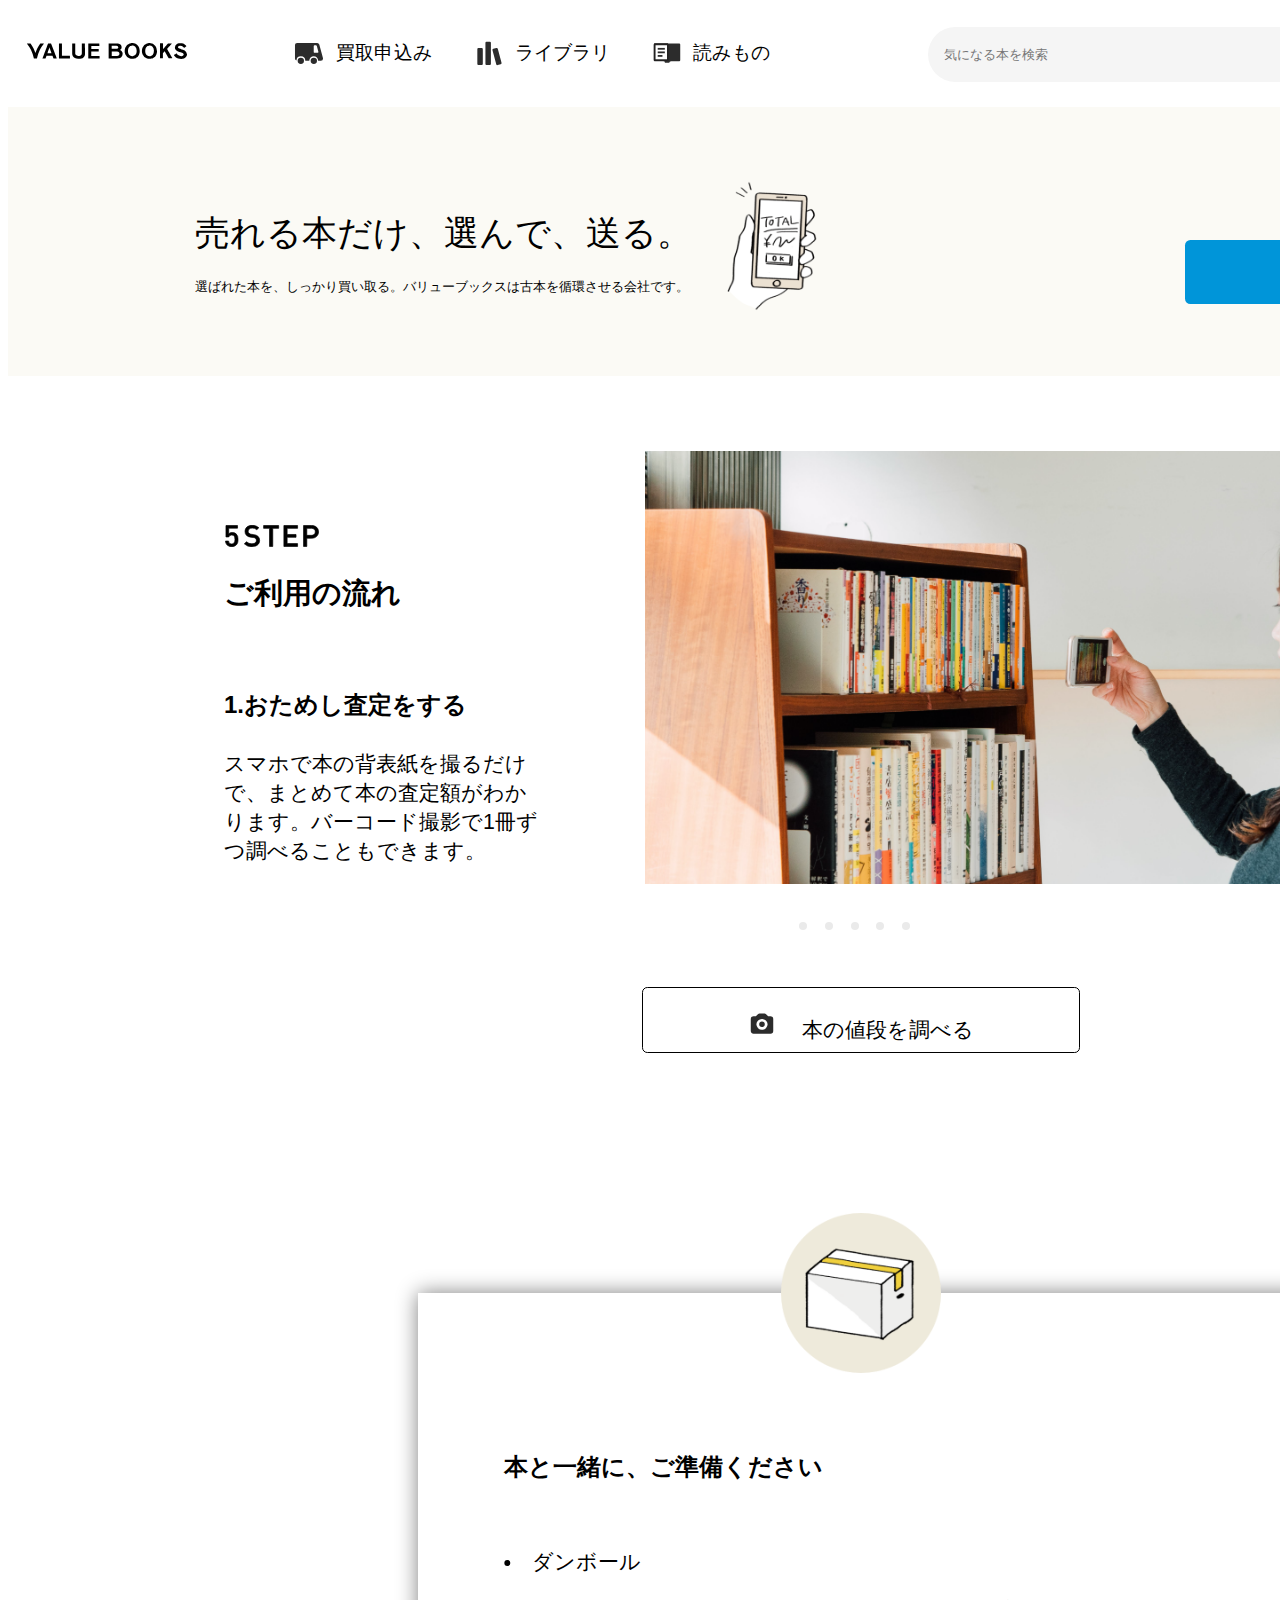
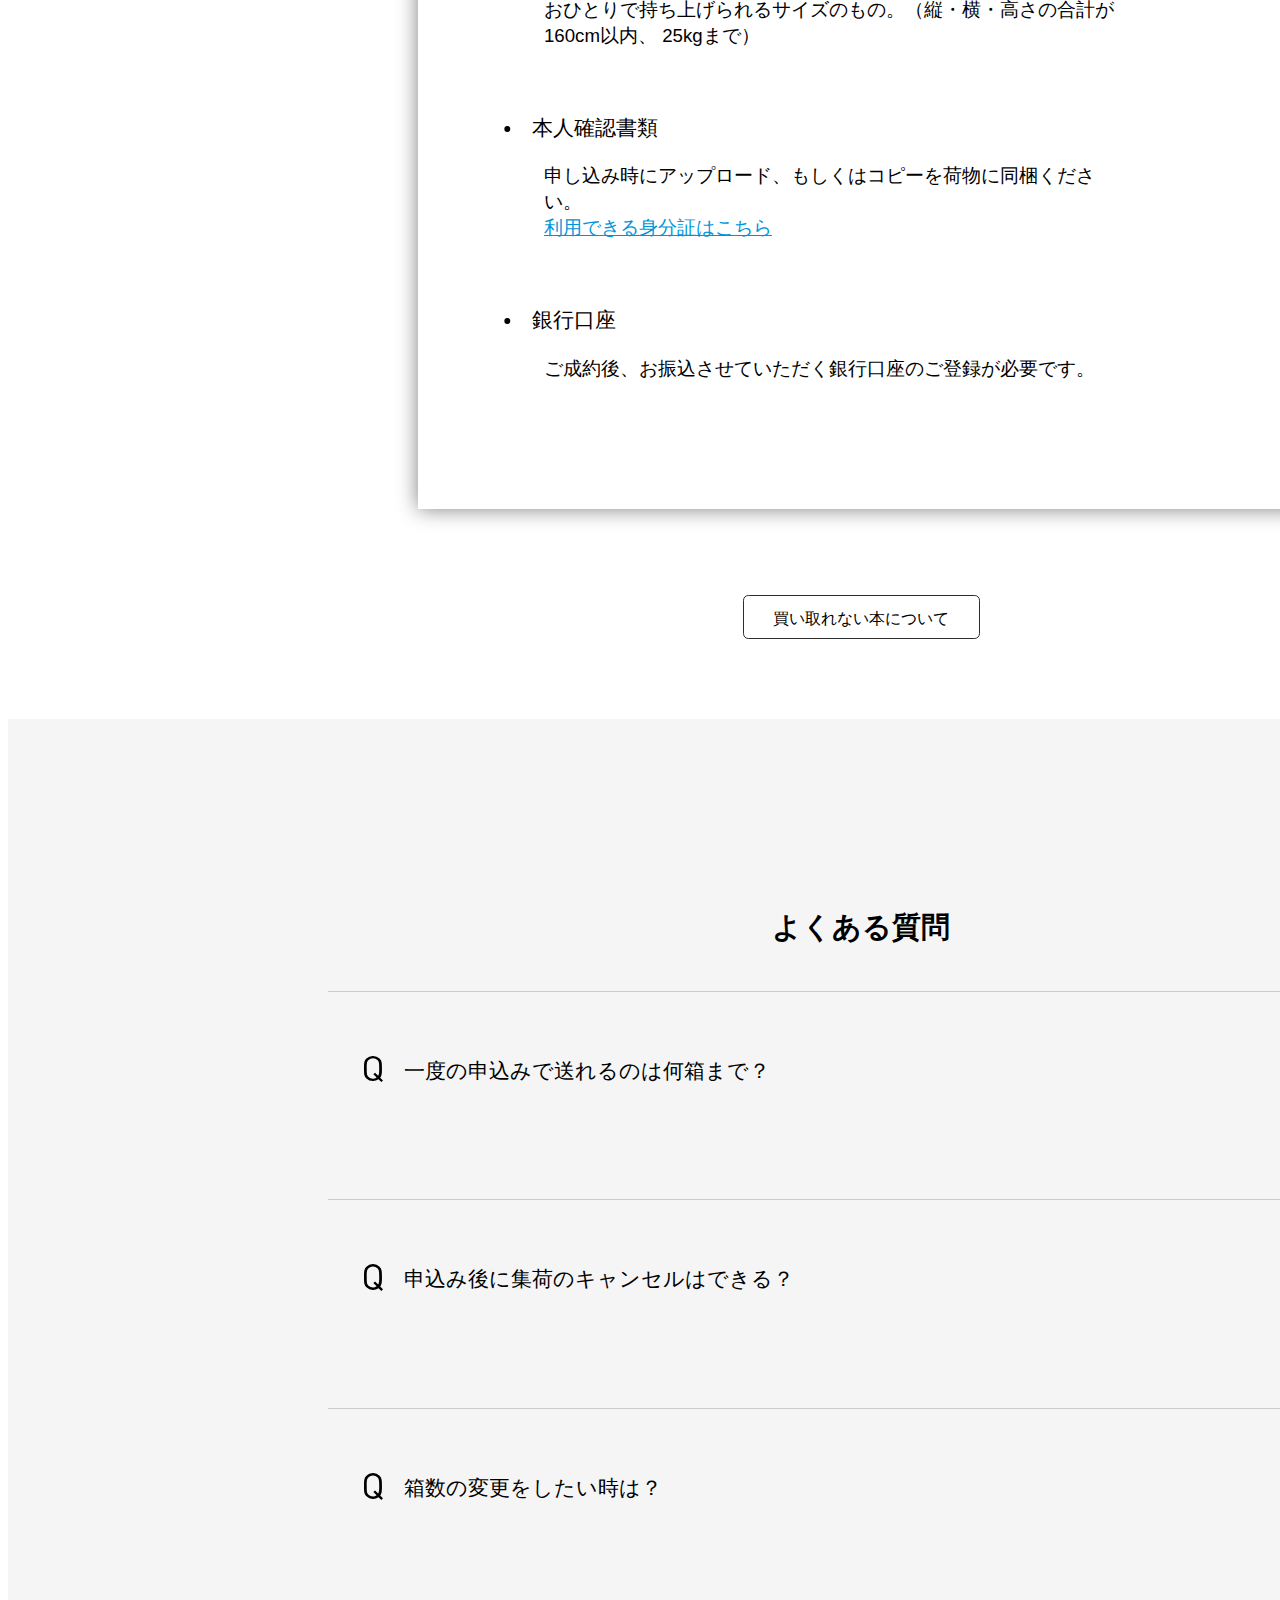
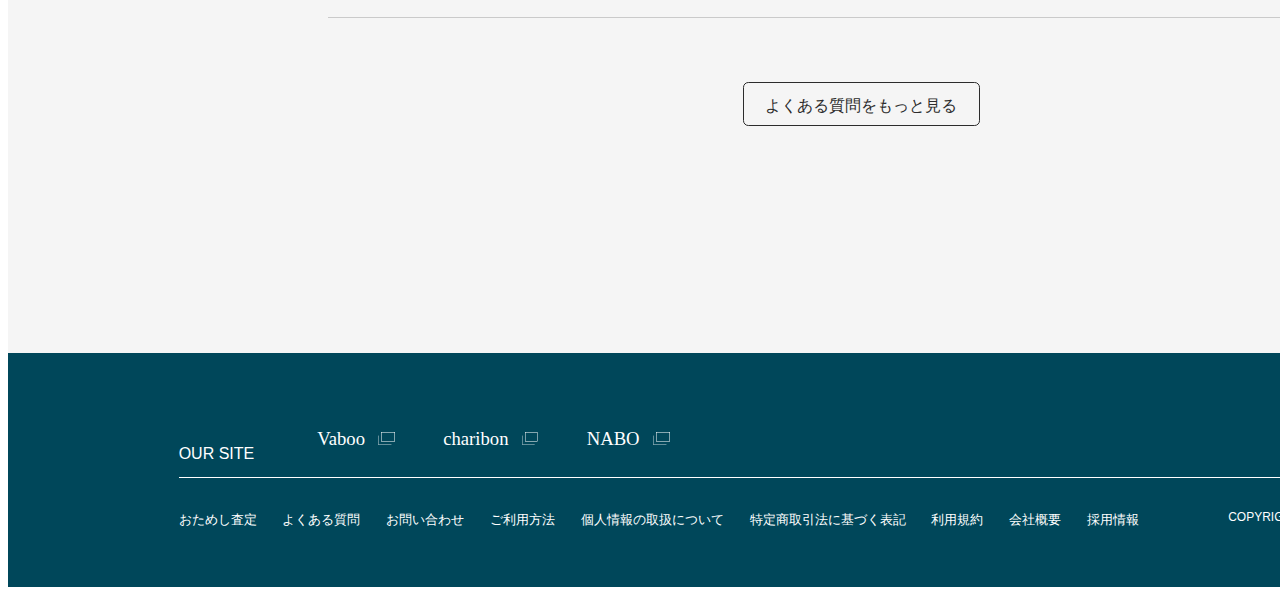
<file: index.html>
<!DOCTYPE html>
<html>
    <head>
        <meta charset="utf-8">
        <title>PC_買取案内ページ</title>
        <link rel="stylesheet" href="css/stylesheet.css">
    </head>
    <body>
        <div class="header">
            <a class="logo" href="https://www.valuebooks.jp/">
                <img src="images/logo.svg">
            </a>
            <!--<div class="menus"> -->
                <a class="menu kaitori" href="">
                    <img src="images/icon_purchase.svg">
                    <p>買取申込み</p>
                </a>
                <a class="menu library" href="">
                    <img src="images/icon_library.svg">
                    <p>ライブラリ</p>
                </a>
                <a class="menu yomimono" href="">
                    <img src="images/icon_endpaper.svg">
                    <p>読みもの</p>
                </a>
            <!--</div> -->
        </div>
        <div class="search">
            <input id="search-box" type="text" placeholder="気になる本を検索">
            <button id="search-submit"><img src="images/icon_search.svg"></button>
        </div>
        <div class="login">
            <a class="btn btn-login" href="#">ログイン</a>
        </div>
        <div class="signup">
            <a class="btn btn-signup" href="#">新規登録</a>
        </div>

        <div class="header2">
            <div class="header2-text">
                <h3>売れる本だけ、選んで、送る。</h3>
                <p>選ばれた本を、しっかり買い取る。バリューブックスは古本を循環させる会社です。</p>
                
            </div>
            <div class="header2-img">
                <img src="images/top_illust/top_illust@3x.png">
            </div>
            <div class="header2-send">
                <div>
                    <img src="images/pickup.svg">
                </div>
                <a href="#">今すぐ本を送る</a>
            </div>

            <!--
            <div class="header2-btn">
                <img src="images/pickup.svg">
                <a class="btn-send" href="#">今すぐ本を送る</a>
            </div>
            -->

        </div>

        <div class="main">
            <div class="slider">
               
                <div class="slides">
                    <div id="slide-1">
                        <img id="five-step" src="images/5step.svg">
                        <h3>ご利用の流れ</h3>
                        <h4>1.おためし査定をする</h4>
                        <img id="slide-img-phone" src="images/step_ph_1/step_ph_1@3x.png">
                        <a href="#slide-2"><img id="slide-img-arrow" src="images/step_arrow.svg"></a>
                        <div class="slide-description">
                            <p>スマホで本の背表紙を撮るだけで、まとめて本の査定額がわかります。バーコード撮影で1冊ずつ調べることもできます。</p>
                        </div>
                    </div><!--slide-1-->
                    <div id="slide-2">
                        <img id="five-step" src="images/5step.svg">
                        <h3>ご利用の流れ</h3>
                        <h4>2.本の値段をCheck!</h4>
                        <img id="slide-img-phone" src="images/step_ph_2/step_ph_2@3x.png">
                        <a href="#slide-1"><img id="slide-img-arrow-trans" src="images/step_arrow.svg"></a>
                        <a href="#slide-3"><img id="slide-img-arrow" src="images/step_arrow.svg"></a>
                        <div class="slide-description">
                            <p>「意外に高く売れるんだ」「やっぱり手元に置いておこう」など、送る本・送らない本を選んでみてくださいね。</p>
                        </div>
                    </div><!--slide-2-->
                    <div id="slide-3">
                        <img id="five-step" src="images/5step.svg">
                        <h3>ご利用の流れ</h3>
                        <h4>3.箱に詰める</h4>
                        <img id="slide-img-phone" src="images/step_ph_3/step_ph_3@3x.png">
                        <a href="#slide-2"><img id="slide-img-arrow-trans" src="images/step_arrow.svg"></a>
                        <a href="#slide-4"><img id="slide-img-arrow" src="images/step_arrow.svg"></a>
                        <div class="slide-description">
                            <p>送る本が決まったらまとめてダンボールへ。1箱につき500円の送料をいただくので、まとめて梱包するのがお得です。</p>
                        </div>
                    </div><!--slide-3-->
                    <div id="slide-4">
                        <img id="five-step" src="images/5step.svg">
                        <h3>ご利用の流れ</h3>
                        <h4>4.集荷を申し込む</h4>
                        <img id="slide-img-phone" src="images/step_ph_4/step_ph_4@3x.png">
                        <a href="#slide-3"><img id="slide-img-arrow-trans" src="images/step_arrow.svg"></a>
                        <a href="#slide-5"><img id="slide-img-arrow" src="images/step_arrow.svg"></a>
                        <div class="slide-description">
                            <p>買取申込みページで集荷依頼をすれば、指定時間にクロネコヤマトさんがご自宅まで伺います。伝票のご用意も不要です。</p>
                        </div>
                    </div><!--slide-4-->
                    <div id="slide-5">
                        <img id="five-step" src="images/5step.svg">
                        <h3>ご利用の流れ</h3>
                        <h4>5.査定完了！即入金</h4>
                        <img id="slide-img-phone" src="images/step_ph_5/step_ph_5@3x.png">
                        <a href="#slide-4"><img id="slide-img-arrow-trans" src="images/step_arrow.svg"></a>
                        <div class="slide-description">
                            <p>査定が完了したらメールでお知らせ。査定額に納得いただければご入金、そうでない場合も返送料無料でお返しします。</p>
                        </div>
                    </div><!--slide-5-->
                  </div><!--slides-->
                  <div class="slide-dots">
                    <a href="#slide-1"></a>
                    <a href="#slide-2"></a>
                    <a href="#slide-3"></a>
                    <a href="#slide-4"></a>
                    <a href="#slide-5"></a>
                  </div><!--slide-dots-->
            </div><!--slider-->                                            

            <a id="search-price" href="#"><img id="search-price-img" src="images/icon_camera.svg"><img id="search-price-img-hover" src="m/images/camera.svg">本の値段を調べる</a>

            <div class="howto-div">
                <img id="cardboard" src="images/preparation/preparation@3x.png">
                <div class="howto">
                    <h3>本と一緒に、ご準備ください</h3>
                    <dl>
                        <dt>ダンボール</dt>
                        <dd>おひとりで持ち上げられるサイズのもの。（縦・横・高さの合計が160cm以内、 25kgまで）</dd>
                        <dt>本人確認書類</dt>
                        <dd>申し込み時にアップロード、もしくはコピーを荷物に同梱ください。 </dd>
                        <dd>
                            <a href="">利用できる身分証はこちら</a>
                        </dd>
                        <dt>銀行口座</dt>
                        <dd>ご成約後、お振込させていただく銀行口座のご登録が必要です。</dd>
                    </dl>
                </div><!--howto-->
            </div><!--howto-div-->
            <div class="permission">

                <!--モーダル-->
                <input id="modal-input" type="checkbox" class="modal-unshown">
                <label id="modal-open" for="modal-input">買い取れない本について</label>
                <label class="modal-unshown" id="modal-close" for="modal-input"></label>
                <div id="modal-content">
                    <img src="images/icon_risk.svg">
                    <label id="modal-close-icon" for="modal-input"><img src="images/btn_close_bk.svg"></label>
                    <h3>買い取れない本について</h3>
                    <p>【本】<br>
                        週刊誌・新聞、漫画雑誌・コンビニ漫画、漫画喫茶・レンタル落ち、同人誌・個人出版の本、「児童買春・児童ポルノ禁止法」(関連法令含む)に抵触する恐れのある全ての商品
                    </p>
                    <p>【ゲーム及びDVD、CD】<br>
                        起動しない本体・ソフト、ケースが欠品しているソフト、違法なもの、ゲーム周辺機器、規格品番がないもの、シングルCD、ディスクがひどく傷ついてしまっているDVD・CD、ケースが欠品しているDVD・CD、ディスクが欠品しているDVD・CD、海賊版・コピー・サンプル版、「児童買春・児童ポルノ禁止法」(関連法令含む)に抵触する恐れのある全ての商品
                    </p>
                    <p>【同じタイトルの商品の取り扱いについて】<br>
                        同一タイトルはお一人様10点までお受けしております。
                    </p>
                    <label id="modal-close-button" for="modal-input">閉じる</label>
                </div><!--modal-content-->
            </div><!--permission-->
        </div><!--main-->

        <div class="faq">
            <h3>よくある質問</h3>
            <div class="faqs">
                <div class="faq-border"></div>
                <input id="faq-check1" class="faq-check" type="checkbox">
                <label class="faq-label" for="faq-check1">
                    <img src="images/question.svg">
                    一度の申込みで送れるのは何箱まで？
                    <!--<div class="faq-checkbox"><img src="images/btn_accordion.svg"></div>-->
                    <div class="btn-accordion btn-accordion-1">
                        <span class="accordion-span accordion-span-1"></span>
                        <span class="accordion-span accordion-span-1"></span>
                    </div>
                </label>
                <div class="faq-content">
                    <img src="images/answer.svg">
                    <p>通常は39箱までですが、現在、新型コロナウィルスへの対応に伴い、人数を縮小し営業しているため、上限を3箱とさせていただいております。</p>
                </div>
                <div class="faq-border"></div>
                <input id="faq-check2" class="faq-check" type="checkbox">
                <label class="faq-label label-2" for="faq-check2">
                    <img src="images/question.svg">
                    申込み後に集荷のキャンセルはできる？
                    <!--<div class="faq-checkbox"><img src="images/btn_accordion.svg"></div>-->
                    <div class="btn-accordion btn-accordion-2">
                        <span class="accordion-span accordion-span-2"></span>
                        <span class="accordion-span accordion-span-2"></span>
                    </div>
                </label>
                <div class="faq-content">
                    <img src="images/answer.svg">
                    <p>できます。お問い合わせフォームよりご連絡くださいませ。 <br><a id="faq-form" href="">お問い合わせフォーム</a></p>
                </div>
                <div class="faq-border"></div>
                <input id="faq-check3" class="faq-check" type="checkbox">
                <label class="faq-label" for="faq-check3">
                    <img src="images/question.svg">
                    箱数の変更をしたい時は？
                    <!--<div class="faq-checkbox"><img src="images/btn_accordion.svg"></div>-->
                    <div class="btn-accordion">
                        <span class="accordion-span accordion-span-3"></span>
                        <span class="accordion-span accordion-span-3"></span>
                    </div>
                </label>
                <div class="faq-content">
                    <img src="images/answer.svg">
                    <p>集荷日時や箱数の変更は、マイページの「買取中状況」にて変更できます。（集荷日の前日、19時まで）直前の変更はお受けできかねますので、ご了承くださいませ。</p>
                </div>
                <div class="faq-border"></div>
            </div>
            <div class="morefaq">
                <a href="#">よくある質問をもっと見る</a>
            </div>
        </div>

        <div class="footer">
            <p class="oursite">OUR SITE</p>
            <div class="links1">
                <a class="vaboo" href="#">Vaboo<img src="images/icon_link.svg"></a>
                <a class="charibon" href="#">charibon<img src="images/icon_link.svg"></a>
                <a class="nabo" href="#">NABO<img src="images/icon_link.svg"></a>
            </div>
            <div class="links2">
                <a class="insta" href=""><img src="images/insta.svg"></a>
                <a class="tw" href=""><img src="images/tw.svg"></a>
                <a class="line" href=""><img src="images/line.svg"></a>
            </div>
            <div class="others">
                <div class="otherlinks">
                    <a href="">おためし査定</a>
                    <a href="">よくある質問</a>
                    <a href="">お問い合わせ</a>
                    <a href="">ご利用方法</a>
                    <a href="">個人情報の取扱について</a>
                    <a href="">特定商取引法に基づく表記</a>
                    <a href="">利用規約</a>
                    <a href="">会社概要</a>
                    <a href="">採用情報</a>
                </div>
                <div class="copyright">COPYRIGHT © VALUE BOOKS ALL RIGHTS RESERVED.</div>
            </div>

        </div>

  </body>
</html>
</file>
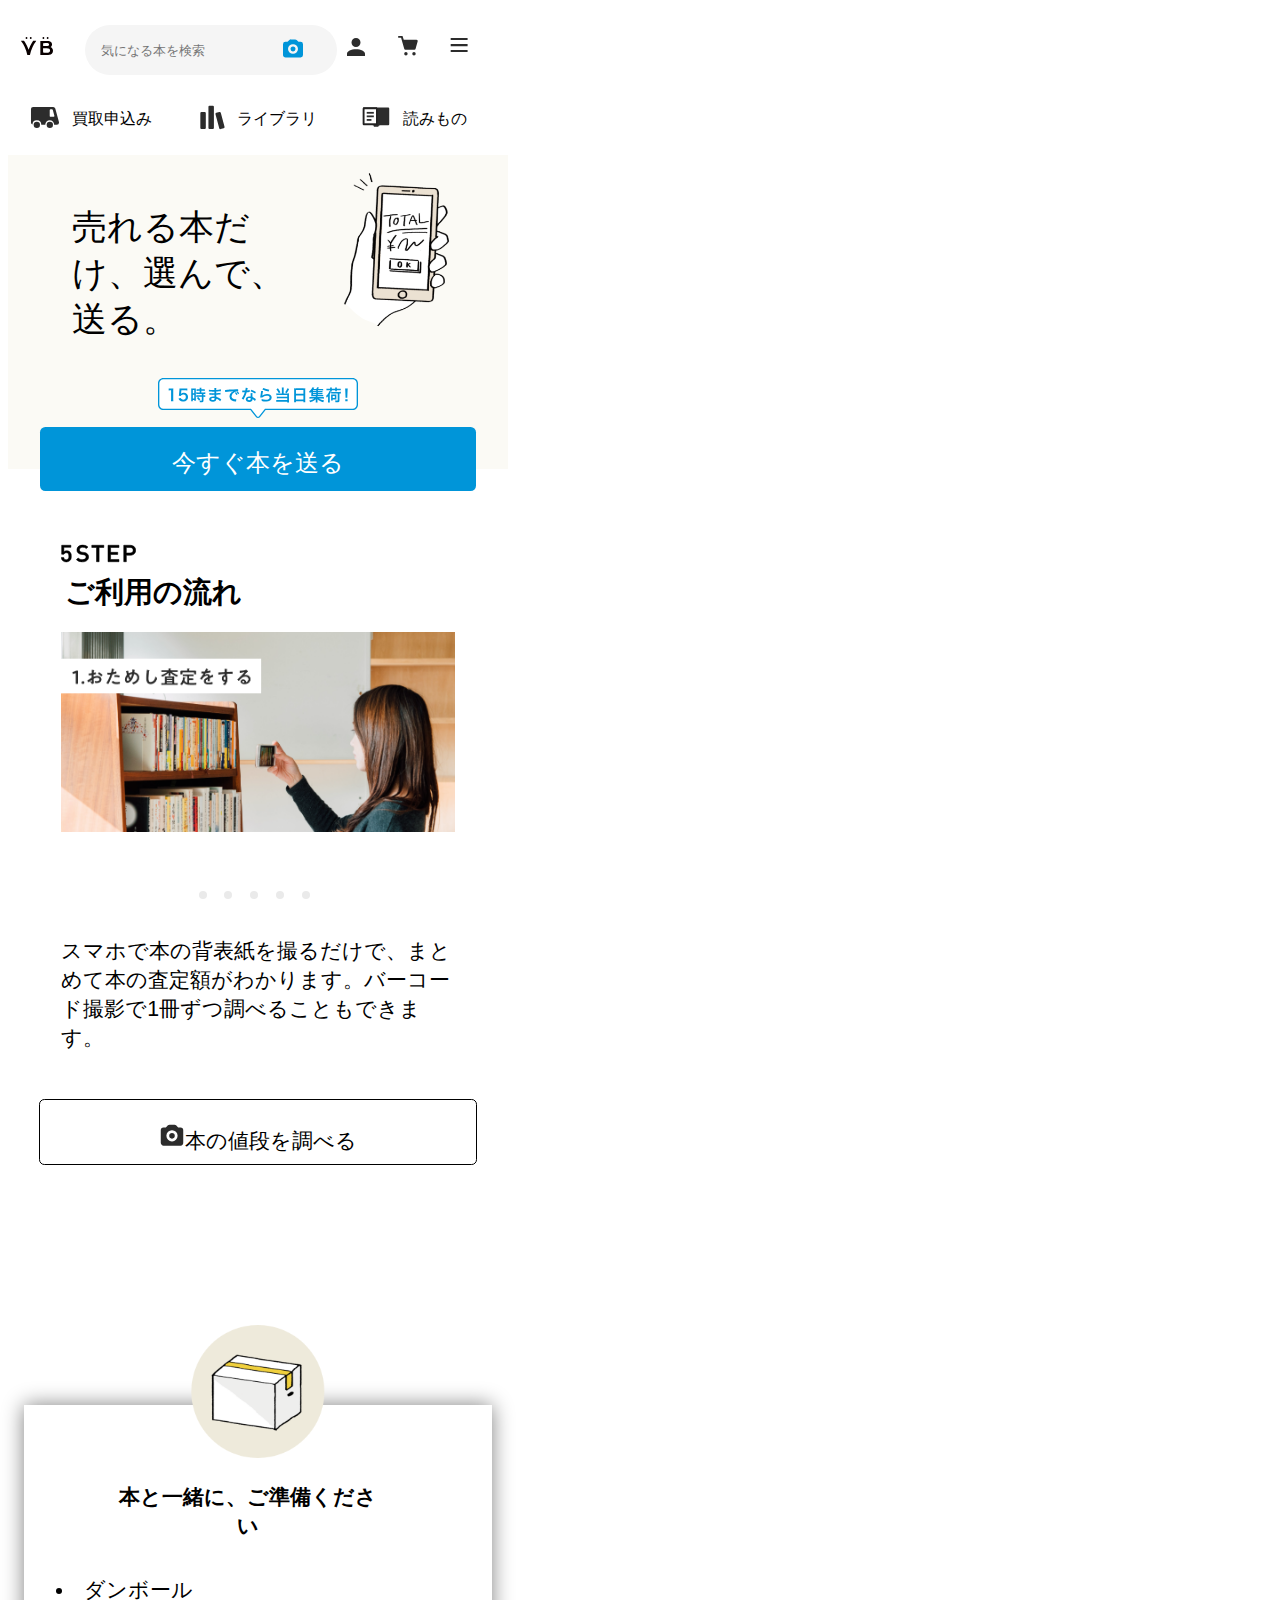
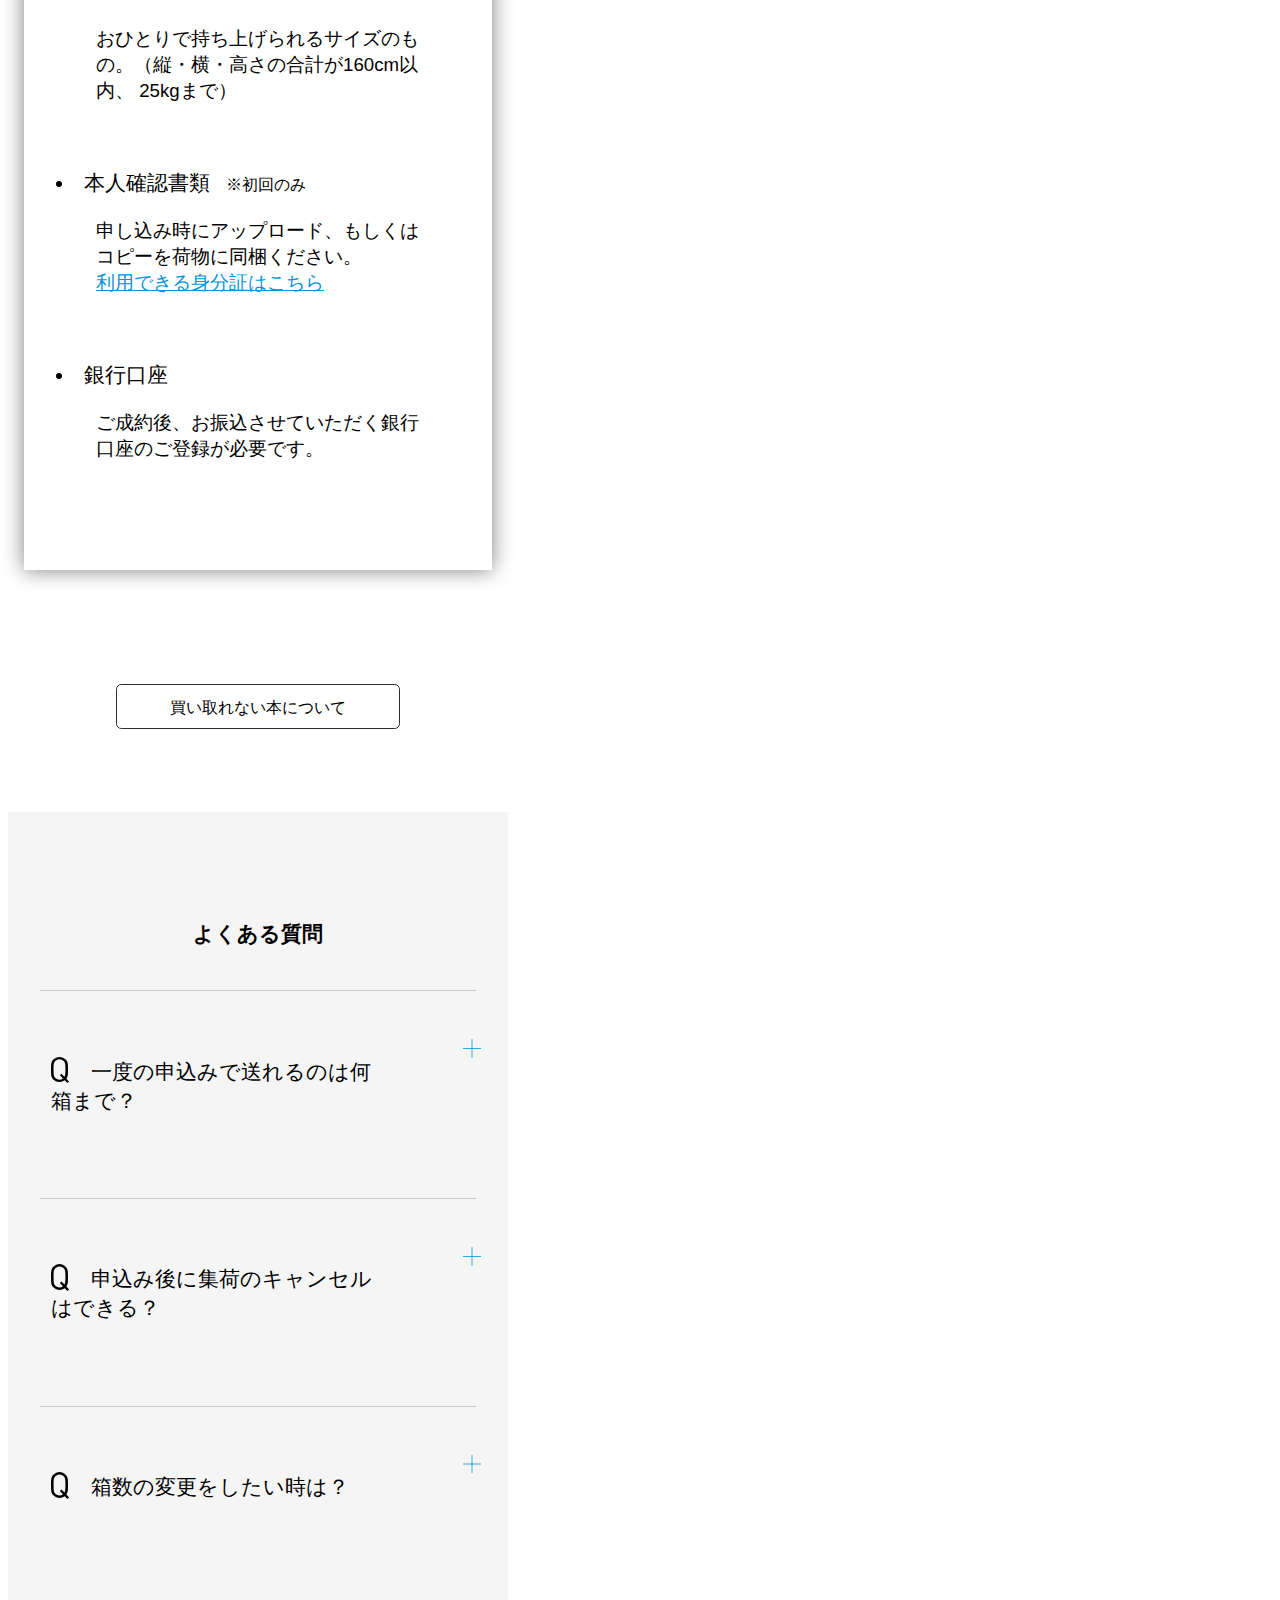
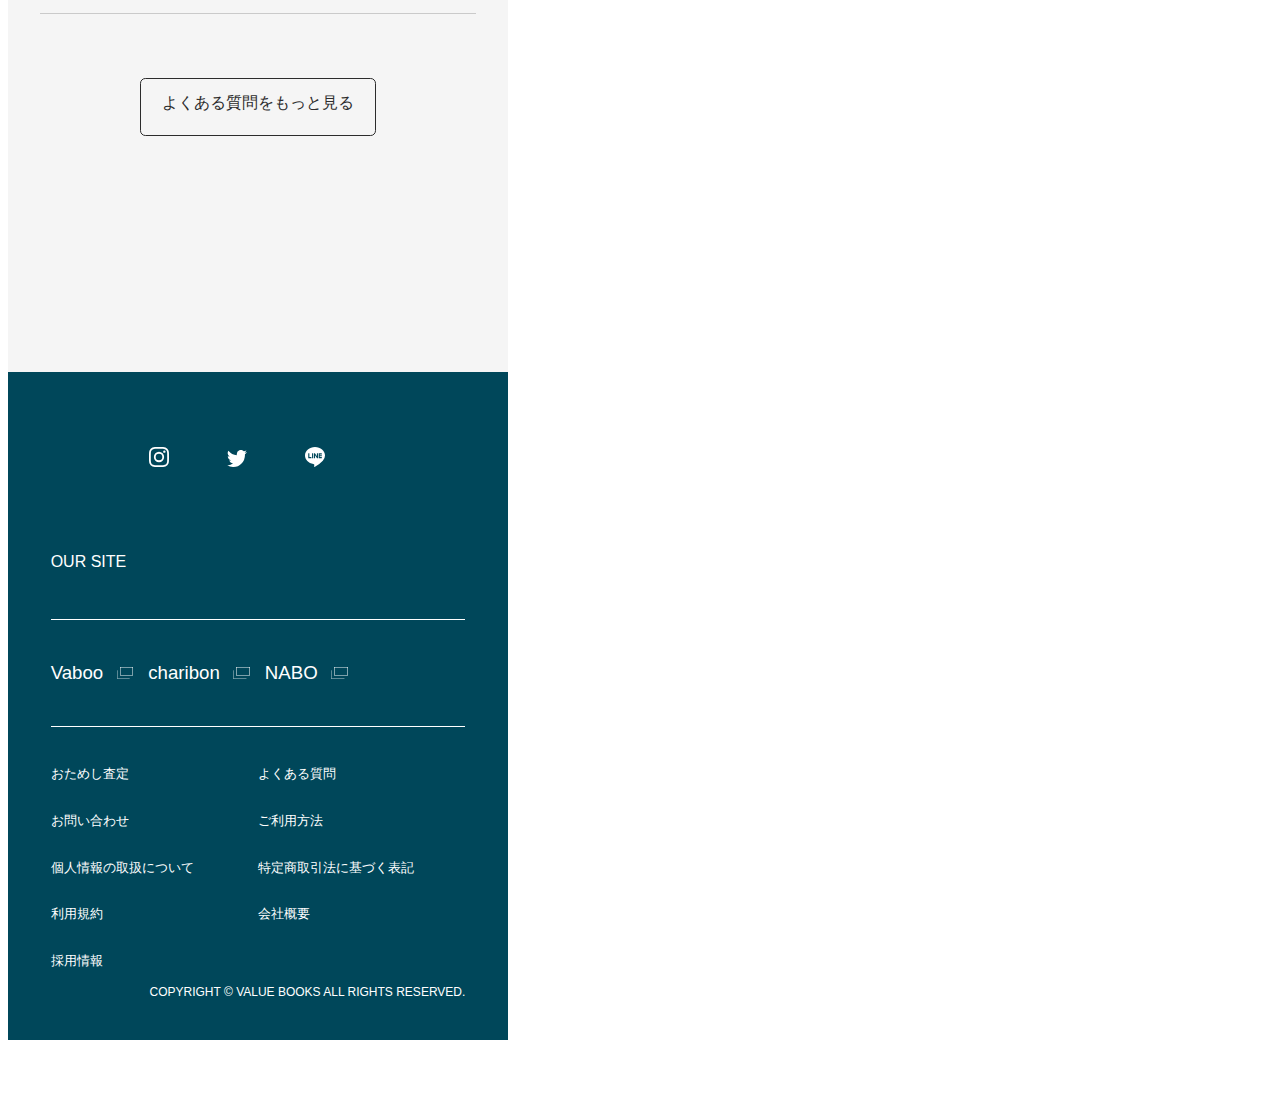
<file: m/index.html>
<!DOCTYPE html>
<html>
    <head>
        <meta charset="utf-8">
        <!--スマホ用-->
        <meta name="viewport"
        content="width=device-width,
           height=device-width,
           initial-scale=1.0,
           minimum-scale=1.0,
           maximum-scale=2.0,
           user-scalable=yes" />
        <!--スマホ用ここまで-->
        <title>m_買取案内ページ</title>
        <link href="https://use.fontawesome.com/releases/v5.0.8/css/all.css" rel="stylesheet"><!--モーダル用-->
        <link rel="stylesheet" href="css/stylesheet.css">
    </head>
    <body>
        <div class="header">
            <div class="logo-div"><!--スマホ用に追加-->
                <a class="logo" href="https://www.valuebooks.jp/">
                    <img src="images/logo_sp.svg">
                </a>
            </div>
            <div class="menus">
                <a class="menu kaitori" href="">
                    <img src="images/icon_purchase.svg">
                    <p>買取申込み</p>
                </a>
                <a class="menu library" href="">
                    <img src="images/icon_library.svg">
                    <p>ライブラリ</p>
                </a>
                <a class="menu yomimono" href="">
                    <img src="images/icon_endpaper.svg">
                    <p>読みもの</p>
                </a>
            </div><!--logo-div-->
            <div id="nav-drawer"><!-- ハンバーガーメニュー -->
                <input id="nav-input" type="checkbox" class="nav-unshown">
                <!--<label id="nav-open" for="nav-input"><span></span></label>-->
                <label id="nav-open" for="nav-input"><img src="images/icon_menu.svg"></label>
                <!--<label id="nav-open" for="nav-input">
                    <span></span>
                    <span></span>
                    <span></span>
                </label>-->
                <label class="nav-unshown" id="nav-close" for="nav-input"></label>
                <div id="nav-content">
                    <label class="nav-icon-opened" id="nav-icon-opened" for="nav-input"><img src="images/btn_close.svg"></label>
                    <div class="nav-menus">
                        <a class="menu kaitori nav-menu" href="">
                            <img src="images/icon_purchase.svg">
                            <p>買取申込み</p>
                        </a>
                        <a class="menu library nav-menu" href="">
                            <img src="images/icon_library.svg">
                            <p>ライブラリ</p>
                        </a>
                        <a class="menu yomimono nav-menu" href="">
                            <img src="images/icon_endpaper.svg">
                            <p>読みもの</p>
                        </a>        
                    </div><!--nav-menus-->
                    <div class="nav-othermenus">
                        <a class="nav-othermenu" href="#">おためし査定</a>
                        <a class="nav-othermenu" href="#">よくある質問</a>
                        <a class="nav-othermenu" href="#">お問い合わせ</a>
                        <a class="nav-othermenu" href="#">ログアウト</a>
                    </div>
                    <a class="btn nav-login" href="#">ログイン</a>
                    <a class="btn nav-signup" href="#">新規登録</a>
                </div><!--nav-content-->
            </div><!--nav-drawer-->    
        </div><!--header-->
        <div class="search">
            <input id="search-box" type="text" placeholder="気になる本を検索">
            <button id="search-submit"><img src="images/icon_search.svg"></button>
            <button id="search-camera"><img src="images/camera.svg"></button>
        </div>
        <div class="login">
            <a class="btn btn-login" href="#">ログイン</a>
            <a class="btn-login-phone" href="#"><img src="images/icon_login-mypage.svg"></a>
        </div>
        <div class="signup">
            <a class="btn btn-signup" href="#">新規登録</a>
            <a class="btn-cart-phone" href="#"><img src="images/icon_cart.svg"></a>
        </div>
        <!--
        <div class="humberger">
            <a class="btn-humberger-phone" href="#"><img src="images/icon_menu.svg"></a>
        </div>
        -->

        <div class="header2">
            <div class="header2-text">
                <h3>売れる本だけ、選んで、送る。</h3>
                <p>選ばれた本を、しっかり買い取る。バリューブックスは古本を循環させる会社です。</p>
                
            </div>
            <div class="header2-img">
                <img src="images/top_illust/top_illust@3x.png">
            </div>
            <div class="header2-send">
                <div>
                    <img src="images/pickup.svg">
                </div>
                <a href="#">今すぐ本を送る</a>
            </div>
        </div>

        <div class="main">
            <img id="five-step" src="images/5step.svg">
            <h3>ご利用の流れ</h3>

            <div class="slider">               
                <div class="slides">
                    <div id="slide-1">
                        <h4>1.おためし査定をする</h4>
                        <img id="slide-img-phone" src="images/step_ph_phone_1/step_ph_1@3x.png">
                        <div class="slide-description">
                            <p>スマホで本の背表紙を撮るだけで、まとめて本の査定額がわかります。バーコード撮影で1冊ずつ調べることもできます。</p>
                        </div>
                    </div><!--slide-1-->
                    <div id="slide-2">
                        <h4>2.本の値段をCheck!</h4>
                        <img id="slide-img-phone" src="images/step_ph_2/step_ph_2@3x.png">
                        <div class="slide-description">
                            <p>「意外に高く売れるんだ」「やっぱり手元に置いておこう」など、送る本・送らない本を選んでみてくださいね。</p>
                        </div>
                    </div><!--slide-2-->
                    <div id="slide-3">
                        <h4>3.箱に詰める</h4>
                        <img id="slide-img-phone" src="images/step_ph_3/step_ph_3@3x.png">
                        <div class="slide-description">
                            <p>送る本が決まったらまとめてダンボールへ。1箱につき500円の送料をいただくので、まとめて梱包するのがお得です。</p>
                        </div>
                    </div><!--slide-3-->
                    <div id="slide-4">
                        <h4>4.集荷を申し込む</h4>
                        <img id="slide-img-phone" src="images/step_ph_4/step_ph_4@3x.png">
                        <div class="slide-description">
                            <p>買取申込みページで集荷依頼をすれば、指定時間にクロネコヤマトさんがご自宅まで伺います。伝票のご用意も不要です。</p>
                        </div>
                    </div><!--slide-4-->
                    <div id="slide-5">
                        <h4>5.査定完了！即入金</h4>
                        <img id="slide-img-phone" src="images/step_ph_5/step_ph_5@3x.png">
                        <div class="slide-description">
                            <p>査定が完了したらメールでお知らせ。査定額に納得いただければご入金、そうでない場合も返送料無料でお返しします。</p>
                        </div>
                    </div><!--slide-5-->
                  </div><!--slides-->
                  <div class="slide-dots">
                    <a href="#slide-1"></a>
                    <a href="#slide-2"></a>
                    <a href="#slide-3"></a>
                    <a href="#slide-4"></a>
                    <a href="#slide-5"></a>    
                  </div>
                </div><!--slider-->                                       
            <a id="search-price" href="#"><img id="search-price-img" src="images/icon_camera.svg">本の値段を調べる</a>

            <div class="howto-div">
                <img id="cardboard" src="images/preparation/preparation@3x.png">
                <div class="howto">
                    <h3>本と一緒に、ご準備ください</h3>
                    <dl>
                        <dt>ダンボール</dt>
                        <dd>おひとりで持ち上げられるサイズのもの。（縦・横・高さの合計が160cm以内、 25kgまで）</dd>
                        <dt>本人確認書類<span style="font-size: 75%;">　※初回のみ</span></dt>
                        <dd>申し込み時にアップロード、もしくはコピーを荷物に同梱ください。 </dd>
                        <dd>
                            <a href="">利用できる身分証はこちら</a>
                        </dd>
                        <dt>銀行口座</dt>
                        <dd>ご成約後、お振込させていただく銀行口座のご登録が必要です。</dd>
                    </dl>
                </div><!--howto-->
            </div><!--howto-div-->
            <!--<button id="js-show-popup">買い取れない本について</button>-->

            <div class="permission">

                <!--モーダル-->
                <input id="modal-input" type="checkbox" class="modal-unshown">
                <label id="modal-open" for="modal-input">買い取れない本について</label>
                <label class="modal-unshown" id="modal-close" for="modal-input"></label>
                <div id="modal-content">
                    <img src="images/icon_risk.svg">
                    <label id="modal-close-icon" for="modal-input"><img src="../images/btn_close_bk.svg"></label>
                    <h3>買い取れない本について</h3>
                    <p>【本】<br>
                        週刊誌・新聞、漫画雑誌・コンビニ漫画、漫画喫茶・レンタル落ち、同人誌・個人出版の本、「児童買春・児童ポルノ禁止法」(関連法令含む)に抵触する恐れのある全ての商品
                    </p>
                    <p>【ゲーム及びDVD、CD】<br>
                        起動しない本体・ソフト、ケースが欠品しているソフト、違法なもの、ゲーム周辺機器、規格品番がないもの、シングルCD、ディスクがひどく傷ついてしまっているDVD・CD、ケースが欠品しているDVD・CD、ディスクが欠品しているDVD・CD、海賊版・コピー・サンプル版、「児童買春・児童ポルノ禁止法」(関連法令含む)に抵触する恐れのある全ての商品
                    </p>
                    <p>【同じタイトルの商品の取り扱いについて】<br>
                        同一タイトルはお一人様10点までお受けしております。
                    </p>
                    <label id="modal-close-button" for="modal-input">閉じる</label>
                </div><!--modal-content-->
            </div><!--permission-->

            <!--
            <div class="permission">
                <a href="#">買い取れない本について</a>
            </div>
            -->
            <div class="popup" id="js-popup">
                <div class="popup-inner">
                    <div class="close-btn" id="js-close-btn">
                        <i class="fas fa-times"></i>
                    </div>
                    <!--ここからモーダルの中身-->
                    <div class="modal">
                        <div class="close-btn" id="js-close-btn"><i class="fas fa-times"></i></div>
                        <img src="images/icon_risk.svg">
                        <h3>買い取れない本について</h3>
                        <p>【本】<br> 週刊誌・新聞、漫画雑誌・コンビニ漫画、漫画喫茶・レンタル落ち、同人誌・個人出版の本、「児童買春・児童ポルノ禁止法」(関連法令含む)に抵触する恐れのある全ての商品 <br><br>
                            【ゲーム及びDVD、CD】<br> 起動しない本体・ソフト、ケースが欠品しているソフト、違法なもの、ゲーム周辺機器、規格品番がないもの、シングルCD、ディスクがひどく傷ついてしまっているDVD・CD、ケースが欠品しているDVD・CD、ディスクが欠品しているDVD・CD、海賊版・コピー・サンプル版、「児童買春・児童ポルノ禁止法」(関連法令含む)に抵触する恐れのある全ての商品 <br><br>
                            【同じタイトルの商品の取り扱いについて】<br> 同一タイトルはお一人様10点までお受けしております。
                        </p>
                        <button class="close" id="js-close">閉じる</button>
                    </div>
                </div>
                <div class="black-background" id="js-black-bg">
                </div>
            </div><!--popup-->
        </div><!--main-->

        <div class="faq">
            <h3>よくある質問</h3>
            <div class="faqs">
                <div class="faq-border"></div>
                <input id="faq-check1" class="faq-check" type="checkbox">
                <label class="faq-label" for="faq-check1">
                    <p><img src="images/question.svg">一度の申込みで送れるのは何箱まで？</p>
                    <div class="faq-checkbox"><img src="images/btn_accordion.svg"></div>
                </label>
                <div class="faq-content">
                    <img src="images/answer.svg">
                    <p>通常は39箱までですが、現在、新型コロナウィルスへの対応に伴い、人数を縮小し営業しているため、上限を3箱とさせていただいております。</p>
                </div>
                <div class="faq-border"></div>
                <input id="faq-check2" class="faq-check" type="checkbox">
                <label class="faq-label" for="faq-check2">
                    <p><img src="images/question.svg">申込み後に集荷のキャンセルはできる？</p>
                    <div class="faq-checkbox"><img src="images/btn_accordion.svg"></div>
                </label>
                <div class="faq-content">
                    <img src="images/answer.svg">
                    <p>できます。お問い合わせフォームよりご連絡くださいませ。 <br><a id="faq-form" href="">お問い合わせフォーム</a></p>
                </div>
                <div class="faq-border"></div>
                <input id="faq-check3" class="faq-check" type="checkbox">
                <label class="faq-label" for="faq-check3">
                    <p><img src="images/question.svg">箱数の変更をしたい時は？</p>
                    <div class="faq-checkbox"><img src="images/btn_accordion.svg"></div>
                </label>
                <div class="faq-content">
                    <img src="images/answer.svg">
                    <p>集荷日時や箱数の変更は、マイページの「買取中状況」にて変更できます。（集荷日の前日、19時まで）直前の変更はお受けできかねますので、ご了承くださいませ。</p>
                </div>
                <div class="faq-border"></div>
            </div>
            <div class="morefaq">
                <a href="#">よくある質問をもっと見る</a>
            </div>
        </div>

        <div class="footer">
            <p class="oursite">OUR SITE</p>
            <div class="links1">
                <a class="vaboo" href="#">Vaboo<img src="images/icon_link.svg"></a>
                <a class="charibon" href="#">charibon<img src="images/icon_link.svg"></a>
                <a class="nabo" href="#">NABO<img src="images/icon_link.svg"></a>
            </div>
            <div class="links2">
                <a class="insta" href=""><img src="images/insta.svg"></a>
                <a class="tw" href=""><img src="images/tw.svg"></a>
                <a class="line" href=""><img src="images/line.svg"></a>
            </div>
            <div class="others">
                <div class="otherlinks">
                    <a href="">おためし査定</a>
                    <a href="">よくある質問</a>
                    <a href="">お問い合わせ</a>
                    <a href="">ご利用方法</a>
                    <a href="">個人情報の取扱について</a>
                    <a href="">特定商取引法に基づく表記</a>
                    <a href="">利用規約</a>
                    <a href="">会社概要</a>
                    <a href="">採用情報</a>
                </div>
                <div class="copyright">COPYRIGHT © VALUE BOOKS ALL RIGHTS RESERVED.</div>
            </div>

        </div>
        <script type="text/javascript" src="js/script.js"></script>
  </body>
</html>
</file>
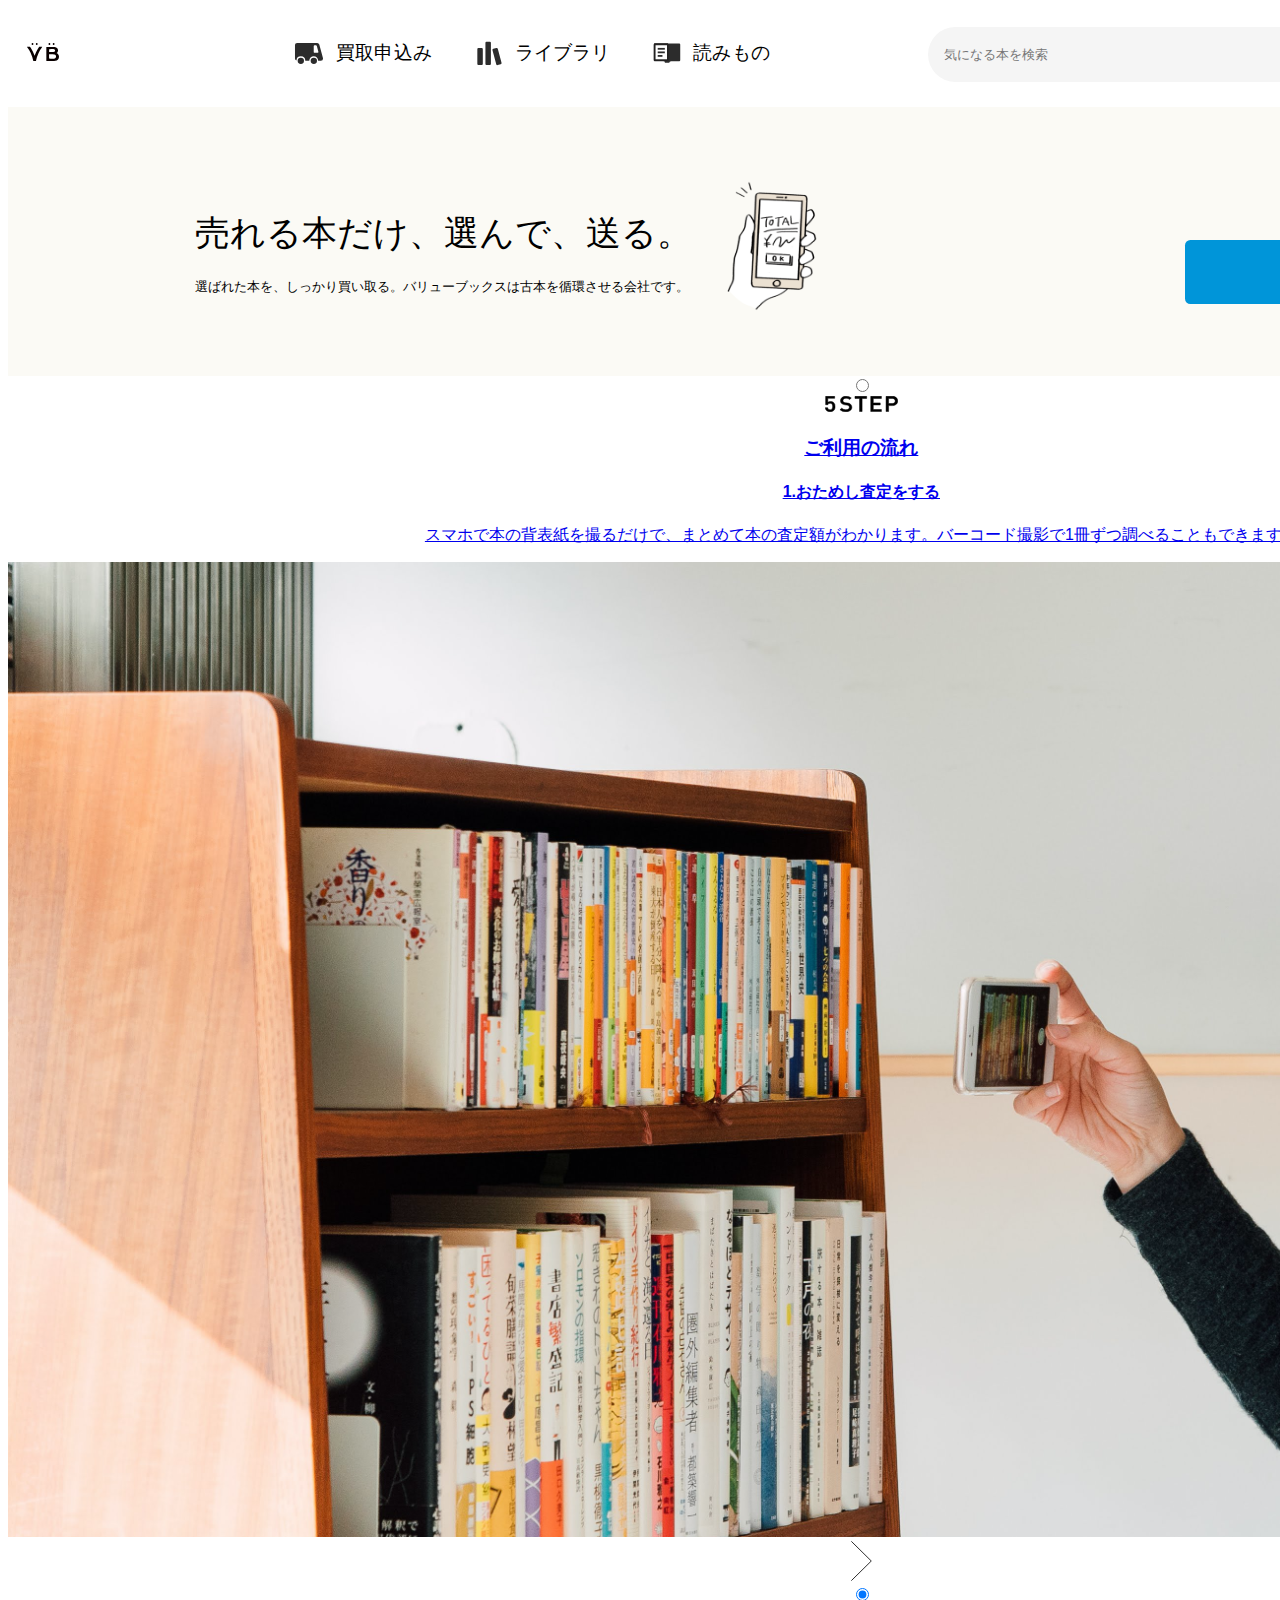
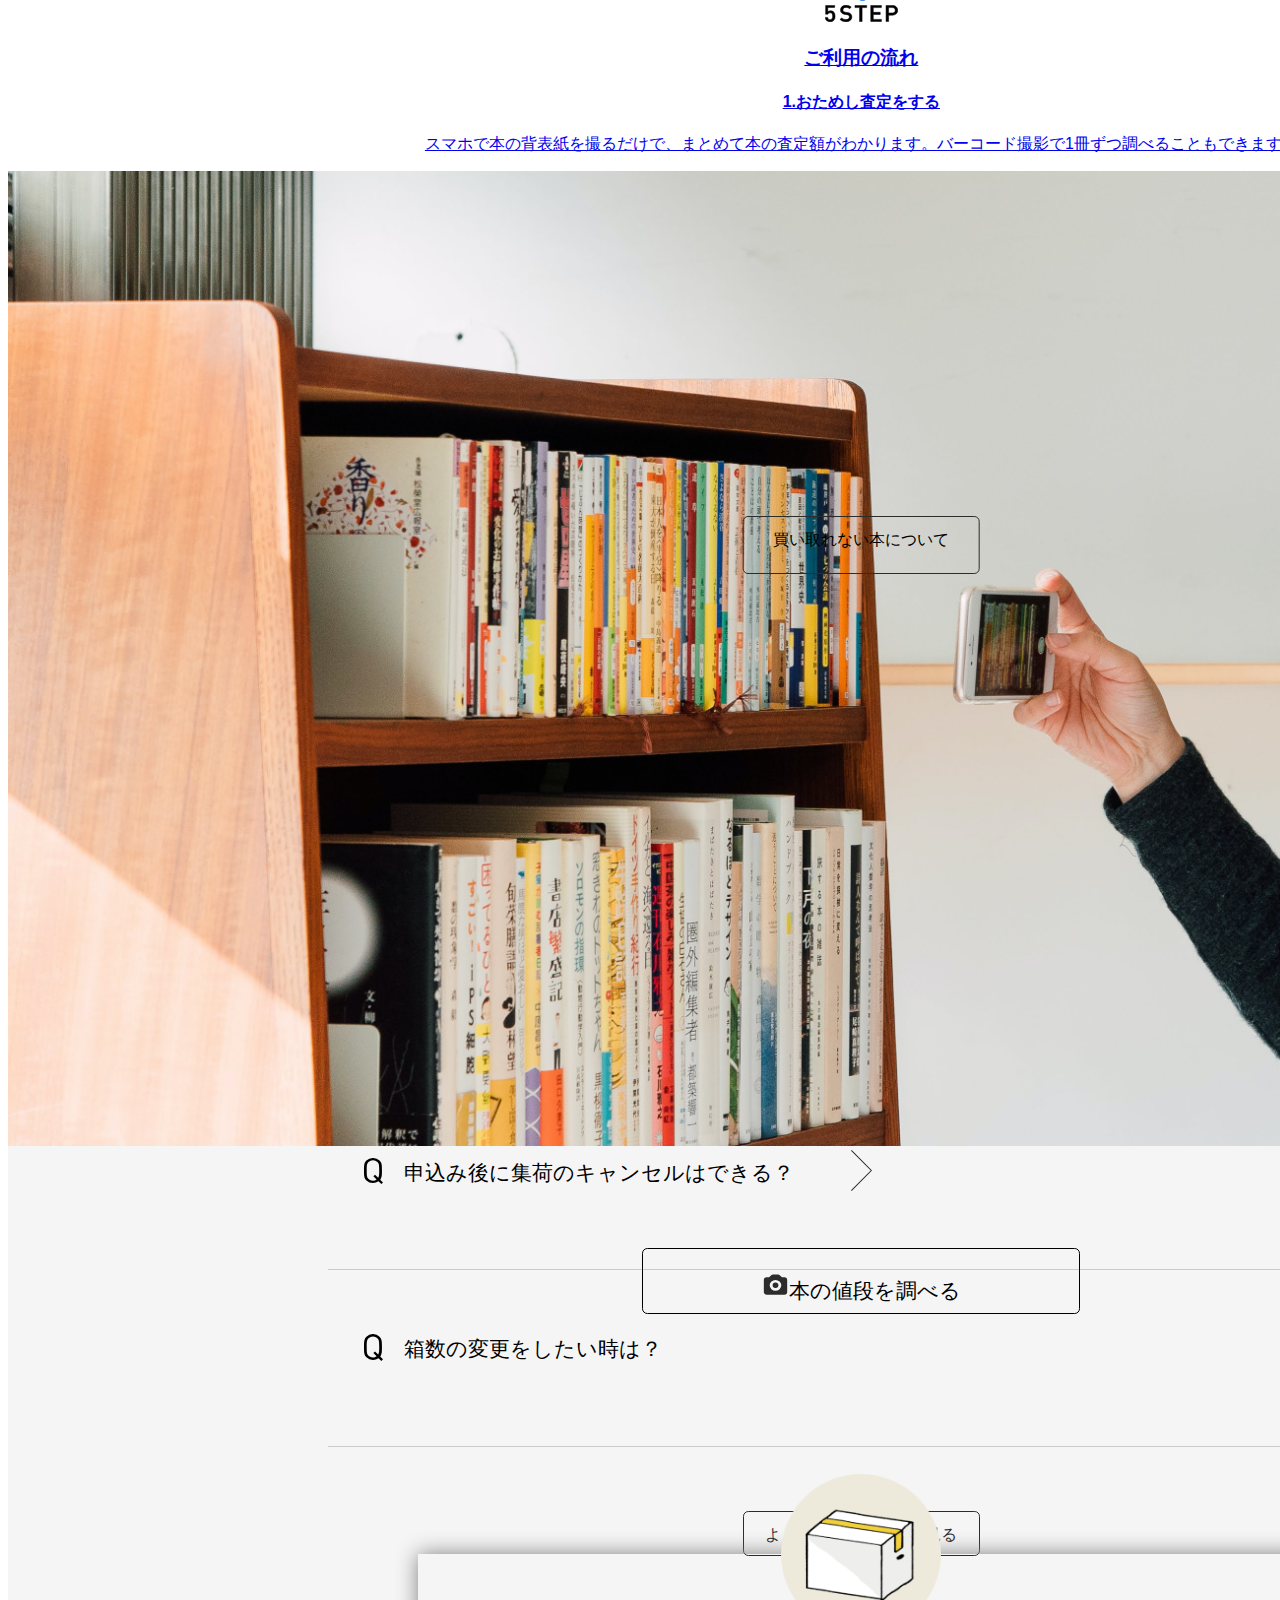
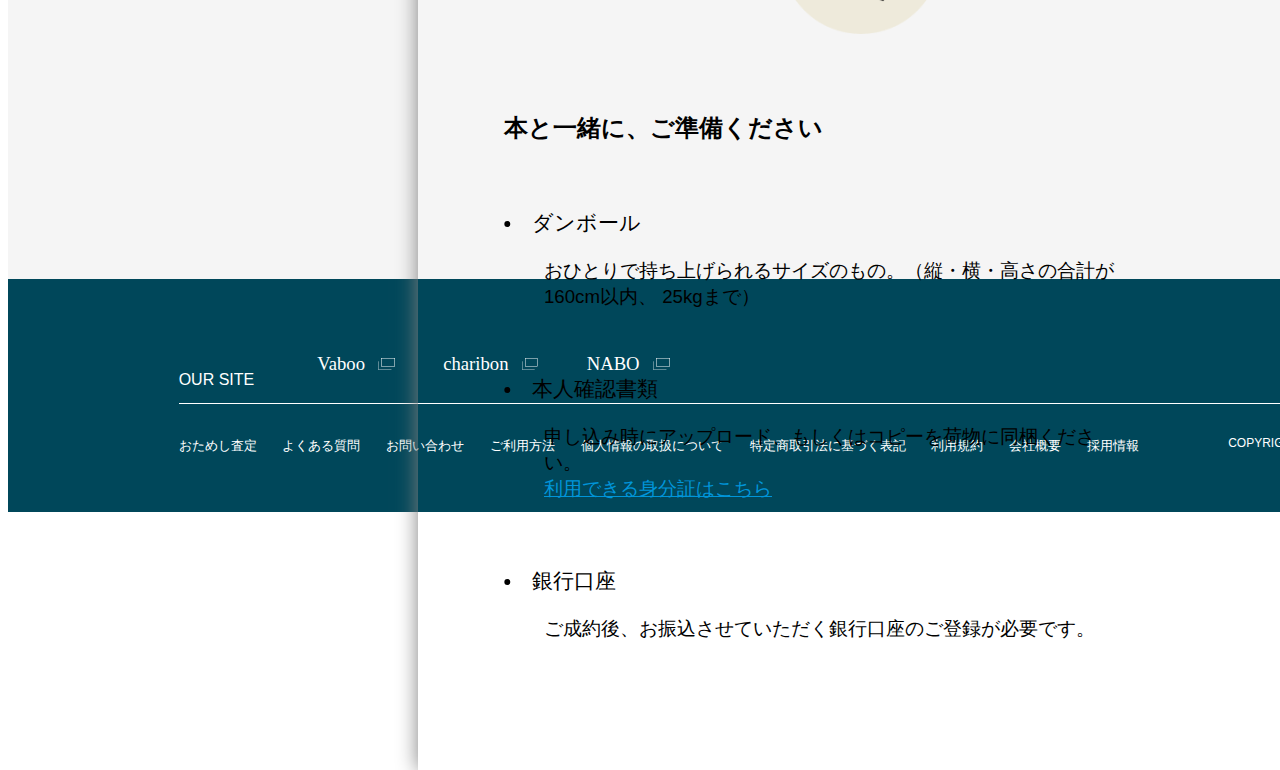
<file: index_old.html>
<!DOCTYPE html>
<html>
    <head>
        <meta charset="utf-8">
        <title>PC_買取案内ページ</title>
        <link rel="stylesheet" href="css/stylesheet.css">
    </head>
    <body>
        <div class="header">
            <a class="logo" href="https://www.valuebooks.jp/">
                <img src="images/logo_sp.svg">
            </a>
            <!--<div class="menus"> -->
                <a class="menu kaitori" href="">
                    <img src="images/icon_purchase.svg">
                    <p>買取申込み</p>
                </a>
                <a class="menu library" href="">
                    <img src="images/icon_library.svg">
                    <p>ライブラリ</p>
                </a>
                <a class="menu yomimono" href="">
                    <img src="images/icon_endpaper.svg">
                    <p>読みもの</p>
                </a>
            <!--</div> -->
        </div>
        <div class="search">
            <input id="search-box" type="text" placeholder="気になる本を検索">
            <button id="search-submit"><img src="images/icon_search.svg"></button>
        </div>
        <div class="login">
            <a class="btn btn-login" href="#">ログイン</a>
        </div>
        <div class="signup">
            <a class="btn btn-signup" href="#">新規登録</a>
        </div>

        <div class="header2">
            <div class="header2-text">
                <h3>売れる本だけ、選んで、送る。</h3>
                <p>選ばれた本を、しっかり買い取る。バリューブックスは古本を循環させる会社です。</p>
                
            </div>
            <div class="header2-img">
                <img src="images/top_illust/top_illust@3x.png">
            </div>
            <div class="header2-send">
                <div>
                    <img src="images/pickup.svg">
                </div>
                <a href="#">今すぐ本を送る</a>
            </div>

            <!--
            <div class="header2-btn">
                <img src="images/pickup.svg">
                <a class="btn-send" href="#">今すぐ本を送る</a>
            </div>
            -->

        </div>

        <div class="main">
            <div class="slideshow">
                <div class="out">
                    <!--<img src="1.jpg">-->
                    <div class="in">
                        <!--
                        <label><input type=radio name="slide" checked><span></span><a href="#1"><img src="1.jpg"></a></label>
                        -->

                        <!-- ここからひとつのスライド -->
                        <label><input type=radio name="slide" checked><a href="#1">
                           <div class="slide">
                               <div class="slide-text">
                                    <img src="images/5step.svg">
                                    <h3>ご利用の流れ</h3>
                                    <h4>1.おためし査定をする</h4>
                                    <div class="slide-description">
                                        <p>スマホで本の背表紙を撮るだけで、まとめて本の査定額がわかります。バーコード撮影で1冊ずつ調べることもできます。</p>
                                    </div>
                                </div>
                                <div class="slide-img">
                                    <img src="images/step_ph_1/step_ph_1@3x.png">
                                </div>
                                <div class="slide-arrow">
                                    <img src="images/step_arrow.svg">
                                </div>
                           </div> 
                        </a></label>
                        <!-- ここまで -->
                        
                        <!-- ここからひとつのスライド -->
                        <label><input id="imvisibleinput" type=radio name="slide" checked><a href="#2">
                            <div class="slide">
                                <div class="slide-text">
                                    <img src="images/5step.svg">
                                    <h3>ご利用の流れ</h3>
                                    <h4>1.おためし査定をする</h4>
                                    <div class="slide-description">
                                        <p>スマホで本の背表紙を撮るだけで、まとめて本の査定額がわかります。バーコード撮影で1冊ずつ調べることもできます。</p>
                                    </div>
                                </div>
                                <div class="slide-img">
                                    <img src="images/step_ph_1/step_ph_1@3x.png">
                                </div>
                                <div class="slide-arrow">
                                    <img src="images/step_arrow.svg">
                                </div>
                            </div> 
                        </a></label>
                        <!-- ここまで -->
                    
                    <a id="search-price" href="#"><img id="search-price-img" src="images/icon_camera.svg">本の値段を調べる</a>

                    </div>
                </div>
                <!--
                <p class="arrow prev">
                    <i class="ico"></i>
                    <label for="switch1"></label>
                    <label for="switch2"></label>
                    <label for="switch3"></label>
                    <label for="switch4"></label>
                    <label for="switch5"></label>
                </p>
                <p class="arrow next">
                    <i class="ico"></i>
                    <label for="switch1"></label>
                    <label for="switch2"></label>
                    <label for="switch3"></label>
                    <label for="switch4"></label>
                    <label for="switch5"></label>
                </p>
                -->              
            </div>
            <!--
            <div class="search-book-price">

            </div>
            -->

            <div class="howto-div">
                <img id="cardboard" src="images/preparation/preparation@3x.png">
                <div class="howto">
                    <h3>本と一緒に、ご準備ください</h3>
                    <dl>
                        <dt>ダンボール</dt>
                        <dd>おひとりで持ち上げられるサイズのもの。（縦・横・高さの合計が160cm以内、 25kgまで）</dd>
                        <dt>本人確認書類</dt>
                        <dd>申し込み時にアップロード、もしくはコピーを荷物に同梱ください。 </dd>
                        <dd>
                            <a href="">利用できる身分証はこちら</a>
                        </dd>
                        <dt>銀行口座</dt>
                        <dd>ご成約後、お振込させていただく銀行口座のご登録が必要です。</dd>
                    </dl>
                </div>
            </div>
            <div class="permission">
                <a href="#">買い取れない本について</a>
            </div>
        </div>

        <div class="faq">
            <h3>よくある質問</h3>
            <div class="faqs">
                <div class="faq-border"></div>
                <input id="faq-check1" class="faq-check" type="checkbox">
                <label class="faq-label" for="faq-check1">
                    <img src="images/question.svg">
                    一度の申込みで送れるのは何箱まで？
                    <div class="faq-checkbox"><img src="images/btn_accordion.svg"></div>
                </label>
                <div class="faq-content">
                    <img src="images/answer.svg">
                    <p>通常は39箱までですが、現在、新型コロナウィルスへの対応に伴い、人数を縮小し営業しているため、上限を3箱とさせていただいております。</p>
                </div>
                <div class="faq-border"></div>
                <input id="faq-check2" class="faq-check" type="checkbox">
                <label class="faq-label" for="faq-check2">
                    <img src="images/question.svg">
                    申込み後に集荷のキャンセルはできる？
                    <div class="faq-checkbox"><img src="images/btn_accordion.svg"></div>
                </label>
                <div class="faq-content">
                    <img src="images/answer.svg">
                    <p>回答2</p>
                </div>
                <div class="faq-border"></div>
                <input id="faq-check3" class="faq-check" type="checkbox">
                <label class="faq-label" for="faq-check3">
                    <img src="images/question.svg">
                    箱数の変更をしたい時は？
                    <div class="faq-checkbox"><img src="images/btn_accordion.svg"></div>
                </label>
                <div class="faq-content">
                    <img src="images/answer.svg">
                    <p>回答3</p>
                </div>
                <div class="faq-border"></div>
            </div>
            <div class="morefaq">
                <a href="#">よくある質問をもっと見る</a>
            </div>
        </div>

        <div class="footer">
            <p class="oursite">OUR SITE</p>
            <div class="links1">
                <a class="vaboo" href="#">Vaboo<img src="images/icon_link.svg"></a>
                <a class="charibon" href="#">charibon<img src="images/icon_link.svg"></a>
                <a class="nabo" href="#">NABO<img src="images/icon_link.svg"></a>
            </div>
            <div class="links2">
                <a class="insta" href=""><img src="images/insta.svg"></a>
                <a class="tw" href=""><img src="images/tw.svg"></a>
                <a class="line" href=""><img src="images/line.svg"></a>
            </div>
            <div class="others">
                <div class="otherlinks">
                    <a href="">おためし査定</a>
                    <a href="">よくある質問</a>
                    <a href="">お問い合わせ</a>
                    <a href="">ご利用方法</a>
                    <a href="">個人情報の取扱について</a>
                    <a href="">特定商取引法に基づく表記</a>
                    <a href="">利用規約</a>
                    <a href="">会社概要</a>
                    <a href="">採用情報</a>
                </div>
                <div class="copyright">COPYRIGHT © VALUE BOOKS ALL RIGHTS RESERVED.</div>
            </div>

        </div>

  </body>
</html>
</file>
<file: css/stylesheet.css>
/* PC向けレイアウト */


/* フォント情報など */
body {
    width: 100%;
    font-family:"ヒラギノ角ゴシック W6","Hiragino Kaku Gothic W6","ヒラギノ角ゴ ProN W6","Hiragino Kaku Gothic ProN W6", "游ゴシック体", "Yu Gothic", YuGothic, "メイリオ", "Meiryo", sans-serif;
    font-weight:100;
}

body p a dd {
    font-family:"ヒラギノ角ゴシック W3","Hiragino Kaku Gothic W3","ヒラギノ角ゴ ProN W3","Hiragino Kaku Gothic ProN W3","游ゴシック体", "Yu Gothic", YuGothic, "メイリオ", "Meiryo", sans-serif;
    /*font-weight: lighter;*/
}


/* ヘッダーのレイアウト */
.header{
    width:1280pt;
    height:80pt;
    background-color:#FFFFFF;
    /*position:relative;*/
    position: fixed;
    top: 0;
    left: 0;
    z-index:1000;
}

.logo{
    float:left;
    /*position:absolute;
    top:32pt;
    left:20pt;*/
    margin-top: 32pt;
    margin-left: 20pt;
    margin-right: 40pt;
    width: 160pt;
    height: 16.28pt;
}


/* 買取，ライブラリ，読みもの */

/*
.menus a{
    color:#2C2C2C;
}

.menus a:hover{
    text-decoration:none;
}
*/

.menu{
    float:left;
    width: 110pt;/*103pt だとSafari で崩れる;24+8+14*5=102*/
    height: 24pt;
    margin-right: 24pt;
    margin-top: 28pt;
}

.menu a {
    text-decoration: none;
}

.menu p {
    color: #000000;
}

.menu img{
    width:24pt;
    height:24pt;
    float:left;
    margin:auto;
    margin-right: 8pt;
}

/* 文字間隔(letter-spacing)はAV/1000[em] */
/* 行送り(line-height)は(数値)/(フォントサイズ) :(ex) 24/14=1.714 [単位なし] */
.menu p{
    margin:auto;
    font-size:14pt;
    letter-spacing: 0.14pt;
    line-height: 1.714;
    float:left;
}
/*
.kaitori{
    width:103pt;
    height:24pt;
}

.kaitori img{
    position:relative;
    top:28pt;
    left:220pt;
}

.kaitori p {
    position:absolute;
    top:33pt;
    left:252pt;
}

.library{
    width:103pt;
    height:24pt;
}

.library img{
    position:absolute;
    top:28pt;
    left:347pt;
}

.library p {
    position:absolute;
    top:33pt;
    left:379pt;
}

.yomimono{
    width:88pt;
    height:24pt;
}

.yomimono img{
    position:absolute;
    top:28pt;
    left:474pt;
}

.yomimono p{
    position:absolute;
    top:33pt;
    left:506pt;
}
*/

/* 検索ボックス */
#search-box{
    position:fixed;
    top:20pt;
    left:696pt;
    z-index: 1001;
    width:320pt;
    height:40pt;
    padding-left: 12pt;/* +1文字分12pt */
    border-radius:40pt;
    border:none;
    outline:none;
    background:#F5F5F5;
    font-family: "ヒラギノ角ゴシック W3","Hiragino Kaku Gothic W3",sans-serif;
}

#search-submit{
    width:20pt;
    height:20pt;
    position:fixed;
    top:30pt;
    left:980pt;
    z-index: 1001;
    border: none;
}


/* ボタン */
.btn {
    border-radius:4pt;
    text-align:center;
    font-size:12pt;
    display:inline-block;
    width:80pt;
    /*height:22pt; /* 32-10 */
    height: 25pt;/*32pt だと高すぎる?*/
    text-decoration:none;
    margin:auto;
    padding-top: 8pt;
}

/* ログイン */

.btn-login{
    position:fixed;
    top:28pt;
    left:1040pt;
    z-index: 1001;
    color:#2C2C2C;
    background-color:#FFFFFF;
    border:1pt solid #2C2C2C;
}

/* 新規登録 */

.btn-signup{
    position:fixed;
    top:28pt;
    left:1128pt;
    z-index: 1001;
    color:#FFFFFF;
    background-color:#2C2C2C;
    border:1pt solid #2C2C2C;
}


/* 売れる本だけ，選んで，送る */
.header2{
    background-color:#FBFAF5;
    width:1280pt;
    height:196pt;
    /* position:relative; */
    font-family: "ヒラギノ角ゴシック W3","Hiragino Kaku Gothic W3", sans-serif;
    padding-top: 80pt;
}

.header2-text {
    /* position:absolute; 
    top: 72pt;
    left:140pt; */
    margin-top: 72pt;
    margin-left: 140pt;
    float:left;
    width: 378pt;
}

.header2-text h3 {
    font-size:26pt; 
    font-weight: normal;
    margin: 0 auto 16pt 0;
}

.header2-text p {
    font-size: 10pt;
}

.header2-img {
    /* position: absolute; 
    top: 48pt; 
    left: 534pt; */
    padding-left: 16pt;
    padding-top: 48pt;
    margin-right: 203pt;
    float: left;
}
.header2-img img{
    width: 76pt;
    height: 100pt;
}

.header2-send {
    padding-top: 57pt;
    text-align:center; 
}

.header2-send img {
    width: 150pt;
    height: 30pt;
    margin-bottom: 4pt;
}

.header2-send a {
    font-size: 18pt;
    text-decoration:none; 
    color: #FFFFFF;
    width: 327pt; 
    height: 33pt; /* 48 - 15 */
    border-radius: 4pt;
    background-color: #0095D9;
    display:inline-block; 
    padding-top: 15pt;
    transition-duration: .5s;
}

.header2-send a:hover {
    transform: translateY(-5pt);
    animation-name: hover;
    animation-duration: 1.5s;
    animation-timing-function: linear;
}

/* メイン　*/

.main{
    position:relative;
    text-align:center;
    width:1280pt;
    height:1401pt;/* 1351 + 50ぐらい*/
}


/* スライドショー部分 */
/* スライドショー https://coliss.com/articles/build-websites/operation/css/css-only-carousel.html */
.slider .slides {
    box-sizing: border-box;/*margin 等をwidth 内に収める*/
}

.slider {
    width: 1044pt;
    /*height: 325pt;*/
    text-align: left;
    overflow: hidden;/*はみ出た要素の表示形式*/
    margin-left: auto;
    margin-right: auto;
    margin-top: 56pt;
}

.slides {
    display: flex;/*各スライドを横一列に並べるため*/
    
    overflow-x: auto;
    scroll-snap-type: x mandatory;
    
    scroll-behavior: smooth;
    -webkit-overflow-scrolling: touch;/*スワイプ機能@webkit*/
    /*
    scroll-snap-points-x: repeat(300px);
    scroll-snap-type: mandatory;
    */
    width: 1044pt;
    /*height: 325pt;*/
}

.slides::-webkit-scrollbar {
    width: 10pt;
    height: 10pt;
}
.slides::-webkit-scrollbar-thumb {/* スクロールバー（右） */
    background: black;
    border-radius: 10pt;
    display: none;
}
.slides::-webkit-scrollbar-track {/* 謎 */
    background: transparent;
}

.slides > div {/* slides 直下のdiv にのみ適用される: ここでは slide-1 to slide-4 */
    scroll-snap-align: start;/*start; center; end*/
    flex-shrink: 0;
    width: 1044pt;
    height: 325pt;
    margin-right: 50pt;
    border-radius: 10pt;
    /*background: #eee;*/
    transform-origin: center center;
    transform: scale(1);/*1倍スケール（意味ある?）*/
    transition: transform 0.5s;
    position: relative;
    /*display: flex;/*これ消すと普通の表示になる*/
    /*justify-content: center;*/
    align-items: center;
    /*font-size: 100px;*/
    font-size: 16pt;
}

.slides h3 {
    font-size: 22pt;
    margin-top: 16pt;
    margin-left: 44pt;
}

.slides h4 {
    font-size: 18pt;
    margin-top: 56pt;
    margin-left: 44pt;
}

#five-step {
    width: 72pt;
    height: 16pt;
    margin-top: 56pt;
    margin-left: 44pt;
}

#slide-img-phone {
    position: absolute;
    top: 0;
    left: 360pt;
    width: 640pt;
    height: 325pt;
}

#slide-img-arrow {
    width: 20pt;
    height: 40pt;
    position: absolute;
    top: 160pt;
    left: 1022pt;
}
#slide-img-arrow-trans {
    width: 20pt;
    height: 40pt;
    position: absolute;
    top: 160pt;
    left: 0;
    transform: rotate(180deg);
}
#slide-img-arrow:hover {
    opacity: .5;
}
#slide-img-arrow-trans:hover{
    opacity: .5;
}

.slides p {
    font-size: 16pt;
    position: absolute;
    top: 208pt;
    left: 44pt;
    font-family: "ヒラギノ角ゴシック W3","Hiragino Kaku Gothic W3", "游ゴシック体", "Yu Gothic", YuGothic, "メイリオ", "Meiryo",  sans-serif;
    display: inline-block;
    width: 240pt;
}

.slide-dots {
    text-align: center;
    margin-top: 24pt;
}
/*.slider > a {*/
.slide-dots a {
    display: inline-flex;
    /*width: 1.5rem;
    height: 1.5rem;*/
    width: 6pt;
    height: 6pt;
    background: #EAEAEA;
    text-decoration: none;
    align-items: center;
    justify-content: center;
    border-radius: 50%;
    margin: 0 10pt 0 0;
    position: relative;
}
.slide-dots  a:active {
    /*top: 1px;*/
    background: #2c2c2c;
}
.slide-dots  a:focus {
    background: #2c2c2c;
}
.slide-dots a:hover {
    opacity: .5;
}
/* Don't need button navigation */
/*@supports (scroll-snap-type) {
    .slider > a {
      display: none;
    }
}
/* ここまで */

#search-price-img {
    width: 20pt;
    height: 20pt;
}

#search-price-img-hover {
    width: 20pt;
    height: 20pt;
    transform: translateX(-100%);
    background-color: #FFFFFF;
    opacity: 0;
    transition: 0.5s;
}

#search-price  {
    /*position: absolute;
    top: 451pt;
    left: 50%;
    transform: translateX(-50%);*/
    margin-top: 40pt;
    font-size: 16pt;
    text-decoration:none; 
    width: 327pt; 
    height: 16pt; /* 48 - 16 -16 */
    border-radius: 4pt;
    display:inline-block; 
    border: 1pt solid #000000;
    padding-top: 16pt;
    padding-bottom: 16pt;
    /* margin-bottom: 120pt;*/
    color: #000000;
    font-family: "ヒラギノ角ゴシック W3","Hiragino Kaku Gothic W3",sans-serif;
}

#search-price:hover  #search-price-img-hover {
    opacity: 1;
    transition: 0.5s;
}

/* 本と一緒に，ご準備ください　のあたり */

.howto-div {
    position:relative; 
    margin-top: 120pt;
    margin-left: auto; /* 左右常に中央寄せ */
    margin-right: auto;
    width: 600pt;
    height: 572pt;
    text-align: center;
}

.howto-div img {
    position:absolute;
    top: 0;
    left: 50%;
    transform: translateX(-50%);
    width:120pt;
    height:120pt;
    /*margin-top: 120pt;*/
    z-index: 20;
}

.howto {
    position:absolute;
    top: 60pt;
    left:50%;
    /*transform: translate(-50%, 0);*/
    transform: translateX(-50%);
    width:600pt;
    height:512pt;
    box-shadow: 0 0 15pt #808080;
    padding-top:100pt;
    padding-left:64pt;
    margin-left: auto;
    margin-right: auto;
    text-align:left;
    z-index: 10;
}

.howto h3{
    font-size:18pt;
}

.howto dl {
    text-align:left;
    width: 458pt;
}

.howto dt {
    font-size:16pt;
    display:list-item;
    list-style:inside;
    margin-top:48pt;
    margin-bottom:16pt;
}

.howto dd {
    font-size:14pt;
    font-family:"ヒラギノ角ゴシック W3","Hiragino Kaku Gothic W3", "游ゴシック体", "Yu Gothic", YuGothic, "メイリオ", "Meiryo", sans-serif;
}

.howto a {
    color: #0095D9;
}


.permission{
    text-align:center;
}

.permission a {
    /*position: relative;*/
    position: absolute; 
    top: 1305pt;/* 1255 + てきとう50*/
    left: auto;
    transform: translateX(-50%);
    width: 176pt;
    height: 32pt;
    font-size: 12pt;
    border-radius: 4pt;
    border: 1pt solid #2c2c2c;
    text-decoration: none;
    color: #000000;
    padding-top: 10pt;
}

/*ここからモーダル用*/
.modal-unshown {
    display: none;
}

#modal-open {/*モーダルを開くボタン*/
    /*position: absolute;
    top: 1305pt;
    left: auto;
    right: auto;*/
    display: inline-block;
    width: 176pt;
    height: 22pt;/*32-10*/
    border-radius: 4pt;
    border: 1pt solid #2c2c2c;
    font-size: 12pt;
    padding-top: 10pt;
    margin-top: 164pt;

}

#modal-close {/*閉じる用の薄黒カバー*/
    display: none; /*はじめは隠しておく*/
    position: fixed;
    z-index: 10000;
    top: 0;
    left: 0;
    width: 100%;
    height: 100%;
    background: #2c2c2c;
    opacity: 70%;
    transition: .3s ease-in-out;
}

#modal-content {
    overflow: auto;
    position: fixed;
    top: 50%;
    left: 50%;
    transform: translate(-50%, -50%);
    z-index: 10010;
    width: 640pt;
    height: 560pt;
    padding-top: 48pt;
    text-align:center;
    background: #f5f5f5;
    transition: .3s ease-in-out;
    /*-webkit-transform: translateX(-105%);*/
    display: none;
    animation: fadeout 1s;
    /*transform: trnaslateY(-105%);*/
}

#modal-content img {
    width: 36pt;
    height: 30pt;
}

#modal-content h3 {
    font-size: 16pt;
    padding-top: 16pt;
}

#modal-content p {
    text-align: left;
    font-size: 14pt;
    width: 576pt;
    padding-left: 32pt;
    padding-bottom: 14pt;
    font-family:"ヒラギノ角ゴシック W3","Hiragino Kaku Gothic W3", "游ゴシック体", "Yu Gothic", YuGothic, "メイリオ", "Meiryo", sans-serif;
}

/*チェックが入ったら表示*/
#modal-input:checked ~ #modal-close {
    display: block;/*カバーを表示*/
    opacity: .5;
}
#modal-input:checked ~ #modal-content { 
    /*-webkit-transform: translateX(0%);*/
    display: block;
    animation: fadein 1.0s;
    /*transform: translateY(0%);*/
    box-shadow: 6pt 0 25pt rgba(0,0,0,55);
}

@keyframes fadein{/*fadein を定義*//*参考：https://pisuke-code.com/css-show-elem-when-checked/*/
    from{ opacity: 0; }
    to{ opacity: 1; }
}

@keyframes fadeout{/*fadeout を定義*/
    from{ opacity: 1;}
    to{ opacity: 0;}
}

#modal-close-button {/*モーダル内の閉じるボタン*/
    display: block;
    width: 320pt;
    height: 22pt;/*32-10*/
    border-radius: 4pt;
    border: 1pt solid #2c2c2c;
    font-size: 12pt;
    padding-top: 10pt;
    margin-top: 40pt;
    margin-left: auto;
    margin-right: auto;
}

#modal-close-icon {
    position: absolute;
    top: 24pt;
    left: 596pt;
}

#modal-close-icon img {
    width: 20pt;
    height: 20pt;
}

/*ここまでモーダル用*/

/* FAQ */
.faq{
    width:1280pt;
    height:806pt;
    background-color:#F5F5F5;
    text-align:center;
    padding-top: 120pt;
    /* position: relative; */
}

.faqs {
    font-family: "ヒラギノ角ゴシック W3","Hiragino Kaku Gothic W3","游ゴシック体", "Yu Gothic", YuGothic, "メイリオ", "Meiryo", sans-serif;
    width: 800pt;
    /*position: absolute; */
    margin-top: 32pt;
    margin-right: auto;
    margin-left: auto;
    text-align: center;
    /* top: 174pt;
    left: 240pt; */
}

.faqs img {
    float: left;
    width: 14pt;
    height: 20pt;
    padding-right: 16pt;
}

.faq h3 {
    font-size: 22pt;
}

.faq-check{
    display: none;
}

.faq-border{
    height: 0;
    width: 800pt;
    border-top: 1pt solid #CACACA;
}

/*
.faq-displayed {
    width: 800pt;
    border-top: 1pt solid #CACACA;
}
*/


.faq-label{
    display: block;
    margin-bottom: 1px;
    padding-top: 48pt;
    padding-bottom: 48pt;
    margin-right: 16pt;
    margin-left: 27pt;
    /*width: 704pt;*/
    width: 774pt;
    font-size: 16pt;
    text-align: left;
    /*border-top: 1pt solid #CACACA; */
}



.faq-checkbox {
    width: 24pt;
    height: 24pt;
    float: right;
}

.faq-check:checked ~ .faq-checkbox img {
    width: 18pt;
    height: 18pt;
    float: right;
    transform: rotate(45deg);
}

/*css だけでアコーディオン用アイコン*/
.faq-label span {
    transition: all .4s;
}
.btn-accordion {
    /*display: inline-block;*/
    /*background-color: #0095D9;*/
    border-radius: 4pt;
    /*margin-right: 0;*/
    width: 24pt;
    height: 24pt;
    margin-left: auto;
    position: relative;
}
.btn-accordion span:nth-of-type(1) {
    width: 24pt;
    height: 1pt;
    background-color: #0095D9;
    position: absolute;
    top: 12pt;
}
.btn-accordion span:nth-of-type(2) {
    width: 1pt;
    height: 24pt;
    background-color: #0095D9;
    position: absolute;
    left: 12pt;
}

.faq-check:checked ~ .faq-label span {/*.btn-accordion span だと効かない*/
    -webkit-transform: rotate(45deg);
    transform: rotate(45deg);
}

.faq-check:checked ~ .btn-accordion-1 span {/*.btn-accordion span だと効かない*/
    -webkit-transform: rotate(45deg);
    transform: rotate(45deg);
}
.faq-check2:checked ~ .label-2 span {/*.btn-accordion span だと効かない*/
    -webkit-transform: rotate(45deg);
    transform: rotate(45deg);
}
.faq-check3:checked ~ .accordion-span-3 {/*.btn-accordion span だと効かない*/
    -webkit-transform: rotate(45deg);
    transform: rotate(45deg);
}

/*アコーディオン用アイコンここまで*/



.faq-content {
    border: 0px solid #333;
    width: 704pt;
    height: 0;
    opacity: 0;
    /*padding: 10px;*/
    margin-left: 27pt;
    transition: .5s;
    visibility: hidden;
}

.faq-content img {
    width: 14pt;
    height: 17pt;
    padding-right: 16pt;
    margin-bottom: 21pt;/* 隣のAが下に回り込まないように調整 */
    float: left;
}

.faq-content p {
    width: 704pt;
    height: 38pt;
    font-size: 14pt;
    text-align: left;
}

.faq-check:checked + .faq-label + .faq-content {
    height: 38pt;/* 文字数に合わせて変化させるには? */
    opacity: 1;
    /*padding: 10px;*/
    padding-bottom: 48pt;
    visibility: visible;
}


.morefaq {
    padding-top: 48pt;
    width: 800pt;
    margin-right: auto;
    margin-left: auto;
    /*border-top: 1pt solid #CACACA;*/
    text-align: center;
}

.morefaq a {
    font-size: 12pt;
    width: 176pt; 
    height: 22pt; /* 32-10 */
    border-radius: 4pt;
    display: inline-block;
    border: 1pt solid #2c2c2c;
    color: #2c2c2c;
    text-decoration: none;
    padding-top: 10pt;
}

/* footer */
.footer {
    width:1280pt;
    height:175pt;
    background-color:#00475A;
    position:relative;
    color: #FFFFFF;
}

.footer p {
    position:absolute;
    top: 57pt; 
    left: 128pt;
    font-size: 12pt;
    margin-right: 40pt;
}

.links1 {
    position: absolute;
    top: 56pt; 
    left: 232pt;
    float: left;
}

.links1 a {
    text-decoration: none;
    font-size: 14pt;
    color: #FFFFFF;
    font-family: "Hiragino Kaku Gothic Pro",serif;
    margin-right: 32.9pt;
}

.links1 img { 
    margin-left: 10pt;
}

.links2 {
    position: absolute; 
    top: 53pt; 
    left: 1044pt;
    float:left;
}

.links2 a {
    margin-right: 24pt;
}

.insta .line {
    width: 20pt;
    height: 20pt;
}

.tw {
    width: 20pt;
    height: 16.25pt;
}

.others{
    position: absolute; 
    top: 93pt;
    left: 128pt;
    width: 1024pt; 
    height: 81pt;
    border-top: 1pt solid #FFFFFF;
    position: relative;
}

.otherlinks {
    position: absolute; 
    top: 24pt;
    left: 0;
    float: left;
}

.otherlinks a {
    color: #FFFFFF;
    text-decoration: none;
    font-size: 10pt;
    font-family: "ヒラギノ角ゴシック W3","Hiragino Kaku Gothic W3",sans-serif;
    margin-right: 16pt;
}

.copyright {
    position: absolute; 
    top: 24pt;
    right: 0;
    float: right;
    font-size: 9pt;
    font-family: "ヒラギノ角ゴシック W3","Hiragino Kaku Gothic W3", sans-serif;
    letter-spacing: 0;
}


/* スマートフォン向けレイアウト */
@media (max-width:670px){
    .flex-list {
        flex-direction: column;
    }
    
    .flex-list li{
        margin: 0 auto;
    }

}
</file>
<file: m/css/stylesheet.css>
/* PC向けレイアウト */

/* --- 後で貼り付け --- */

/* スマートフォン向けレイアウト */
@media (max-width:670px){
    .flex-list {
        flex-direction: column;
    }
    
    .flex-list li{
        margin: 0 auto;
    }

}

/* フォント情報など */
body {
    font-family:"ヒラギノ角ゴシック W6","Hiragino Kaku Gothic W6", sans-serif;
    font-weight:100;
}


/* ヘッダーのレイアウト */
.header {
    width:375pt;
    height:110pt;
    background-color:#FFFFFF;
    position:relative;
}

.logo-div{/*smartphone*/
    position: fixed;
    top: 0;
    left: 0;
    background-color: #FFFFFF; 
    width: 375pt;
    height: 71pt;
    z-index: 1030;
}

.logo {
    float:left;
    /*display: inline-block;*/
    margin-top: 28pt;
    margin-left: 16pt;
    margin-right: 327pt;/* 次の要素を改行して表示するため引き伸ばし */
    width: 32pt;
    height: 18pt;
}

/* 買取，ライブラリ，読みもの */

/*
.menus a{
    color:#2C2C2C;
}

.menus a:hover{
    text-decoration:none;
}
*/

.menus{
    position:absolute;
    top: 70pt;
    left: 16pt;
}
.menu{
    float:left;
    height: 24pt;
    margin-right: 32pt;
}

.menu a {
    text-decoration: none;
}

.menu p {
    color: #000000;
    font-size: 12pt;
    margin-top: 6pt;
    float:left;
}

.menu img{
    width:24pt;
    height:24pt;
    float:left;
    margin-right: 8pt;
}

/* 文字間隔(letter-spacing)はAV/1000[em] */
/* 行送り(line-height)は(数値)/(フォントサイズ) :(ex) 24/14=1.714 [単位なし] */

.kaitori {
    float: left;
}

.yomimono {
    margin-right: 0;
}

/* 検索ボックス */
#search-box{
    position:fixed;/*smartphone*/
    top:19pt;
    left:64pt;
    width:175pt;
    height:36pt;
    padding-left: 12pt;/* +1文字分12pt */
    border-radius:40pt;
    border:none;
    outline:none;
    background:#F5F5F5;
    font-family: "ヒラギノ角ゴシック W3",sans-serif;
    z-index: 1031;
}


#search-submit{
    width:20pt;
    height:20pt;
    position:fixed;/*smartphone*/
    top:30pt;
    left:980pt;
    border: none;
    display:none; /*smartphone*/
    z-index: 1032;
}

#search-camera {
    position: fixed;/*smartphone*/
    top: 26pt;
    left: 207pt;
    width: 22pt;
    height: 22pt;
    border: none; 
    background-color: #f5f5f5;
    z-index: 1033;
}


/* ボタン */
.btn {
    border-radius:4pt;
    text-align:center;
    font-size:12pt;
    display:inline-block;
    width:80pt;
    height:22pt; /* 32-10 */
    text-decoration:none;
    margin:auto;
    padding-top: 10pt;
}

/* ログイン */

.login {
    position: fixed;/*smartphone*/
    top: 25pt;
    left: 255pt;
    width: 24pt;/*24pt?*/
    height: 24pt;
    text-align: center;
    z-index: 1034;
}

.btn-login{
    position:absolute;
    top:28pt;
    left:1040pt;
    color:#2C2C2C;
    background-color:#FFFFFF;
    border:1pt solid #2C2C2C;
    display:none; /*smartphone*/
}

.btn-login-phone {
    /*position: absolute; 
    top: 25pt;
    left: 255pt;*/
    width: 24pt;
    height: 24pt;
    border: none;
    display: table-cell;
    vertical-align: middle;
}

/* 新規登録 */

.signup {
    position: fixed;/*smartphone*/
    top: 25pt;
    left: 295pt;
    width: 24pt;
    height: 24pt;
    text-align: center;
    z-index: 1034;
}

.btn-signup{
    position:absolute;
    top:28pt;
    left:1128pt;
    color:#FFFFFF;
    background-color:#2C2C2C;
    display: none; /*smartphone*/
}

.btn-cart-phone {
    width: 24pt;
    height: 24pt;
}

.humberger {
    position: fixed;/*smartphone*/
    top: 25pt;
    left: 335pt;
    width: 24pt;
    height: 24pt;
    z-index: 1034;
}


.btn-humberger-phone { 
    width: 24pt;
    height: 24pt;
}

/*ハンバーガーメニュー用  https://saruwakakun.com/html-css/reference/nav-drawer */
#nav-drawer {
    position: relative;
    width: 375pt;
}
  
/*チェックボックス等は非表示に*/
  .nav-unshown {
    display:none;
}
  
/*アイコンのスペース*/
#nav-open {
    position: fixed;
    top: 25pt;
    /*right: 16pt;*/
    left: 335pt;
    display: inline-block;
    width: 24px;
    height: 24px;
    /*vertical-align: middle;*/
    z-index: 1100;
}
  
/*ハンバーガーアイコンをCSSだけで表現*/
/*#nav-open span, #nav-open span:before, #nav-open span:after {*/
#nav-open span {
    position: absolute;
    height: 1.5pt;/*線の太さ*/
    width: 16pt;/*長さ*/
    border-radius: 3pt;
    background: #2c2c2c;
    display: block;
    content: '';
    cursor: pointer;
}
/*
#nav-open span:before {
    bottom: -8px;
}
#nav-open span:after {
    bottom: -16px;
}
*/
#nav-open span:nth-last-of-type(2) {
    top: 8pt;
}
#nav-open span:nth-last-of-type(3) {
    top: 16pt;
}

#nav-input:checked span:nth-of-type(2) {
    opacity: 0;
}


  
/*閉じる用の薄黒カバー*/
#nav-close {
    display: none;/*はじめは隠しておく*/
    position: fixed;
    z-index: 199;
    top: 0;/*全体に広がるように*/
    left: 0;
    width: 100%;
    height: 100%;
    background: black;
    opacity: 0;
    transition: .3s ease-in-out;
}

/*中身*/
#nav-content {
    overflow: auto;
    position: fixed;
    top: 0;
    left: 0;
    z-index: 1000;/*最前面に*/
    width: 375pt;
    /*width: 100%;
    max-width: 375px;/*最大幅（調整してください）*/
    height: 80%;/* 下側に隙間を作る（閉じるカバーを表示）*/
    background: #F5F5F5;/*背景色*/
    transition: .3s ease-in-out;/*滑らかに表示*/
    -webkit-transform: translateX(-105%);
    /*transform: translateX(-105%);/*左に隠しておく*/
    transform: translateY(-105%);/*上に隠しておく*/
}
  
/*チェックが入ったらもろもろ表示*/
#nav-input:checked ~ #nav-close {
    display: block;/*カバーを表示*/
    opacity: .5;
}
  
#nav-input:checked ~ #nav-content {
    -webkit-transform: translateX(0%);
    /*transform: translateX(0%);/*中身を表示（右へスライド）*/
    transform: translateY(0%);/*中身を表示（下へスライド）*/
    box-shadow: 6px 0 25px rgba(0,0,0,.15);
}

/* 開けたあと，閉じる用のハンバーガーアイコン */
#nav-input:checked ~ #nav-icon-opened {
    top: 25pt;
    left: 335pt;
    width: 24pt;
    height: 24pt;
    z-index: 1110;
    translate: 5s;
}

.nav-menus{
    /*position: absolute;
    top: 119pt;
    left: 40pt;*/
    padding-top: 119pt;
    padding-left: 40pt;
}

.nav-menu {
    float: none;
    display: block;/*なぜかこれで画像と文字がずれない*/
    padding-bottom: 32pt;
    text-decoration:none;
}

.nav-menu p {
    float: none;
}

.nav-menu img {
    vertical-align: middle;
}

.nav-othermenus {
    padding-top: -8pt;/*56-32-32*/
    padding-left: 40pt;
}

.nav-othermenu {
    display: block;
    text-decoration: none;
    color: #2c2c2c;
    font-family: "ヒラギノ角ゴシック W3", sans-serif;
    font-size: 14pt;
    float: none;
    padding-top: 32pt;
}

.nav-login {
    color: #2c2c2c;
    border: 1pt solid #2c2c2c;
    width: 140pt;
    height: 38pt;/*48 - 10*/
    margin-top: 56pt;
    margin-left: 40pt;
    margin-bottom: 76pt;
    font-size: 16pt;
    font-family: "ヒラギノ角ゴシック W3", sans-serif;
}

.nav-signup {
    color: #FFFFFF;
    background-color: #2c2c2c;
    width: 140pt;
    height: 38pt;/*48 - 10*/
    margin-left: 15pt;
    margin-bottom: 76pt;
    font-size: 16pt;
    font-family: "ヒラギノ角ゴシック W3", sans-serif;
}

/*ここまでハンバーガーメニュー用*/

/* 売れる本だけ，選んで，送る */
.header2{
    background-color:#FBFAF5;
    width:375pt;/*1280pt*/
    height:236pt;
    /* position:relative; */
    font-family: "ヒラギノ角ゴシック W3", sans-serif;
    display: flexbox;
}

.header2-text {
    /* position:absolute; 
    top: 72pt;
    left:140pt; */
    /*margin-top: 38pt;*/
    margin-left: 48pt;
    margin-right: 16pt;
    float:left;
    width: 181pt;
    order: 1;
}

.header2-text h3 {
    font-size:26pt; 
    font-weight: normal;
    font-family: "ヒラギノ角ゴシック W3",sans-serif;
    /*margin: 0 auto 16pt 0;*/
    margin-top: 38pt;
}

.header2-text p {
    font-size: 10pt;
    display: none;
    float: left;
}

.header2-img {
    /* position: absolute; 
    top: 48pt; 
    left: 534pt; */
    padding-left: 16pt;
    padding-top: 11pt;
    /*margin-right: 203pt;*/
    /*float: left;*/
    order: 2;
}
.header2-img img{
    width: 90pt;
    height: 120pt;
}

.header2-send {
    padding-top: 1pt;
    text-align:center; 
    order: 3;
}

.header2-send img {
    width: 150pt;
    height: 30pt;
    margin-bottom: 4pt;
}

.header2-send a {
    font-size: 18pt;
    text-decoration:none; 
    color: #FFFFFF;
    width: 327pt; 
    height: 33pt; /* 48 - 15 */
    border-radius: 4pt;
    background-color: #0095D9;
    display:inline-block; 
    padding-top: 15pt;
}


/* メイン　*/

.main{
    position:relative;
    text-align:center;
    width:375pt;
    height:1401pt;/* 1351 + 50ぐらい*/
}

#five-step { 
    display: block;/*ブロック要素化*/
    margin-top: 56pt;
    margin-left: 40pt;
    width: 56pt;
    height: 14pt;
    margin-right: auto;/*ブロック要素を左寄せ*/
}

.main h3 {
    display: block;
    font-size: 22pt;
    width: 138pt;
    height: 22pt;
    margin-top: 8pt;
    margin-left: 40pt;
}

/* スライドショー https://coliss.com/articles/build-websites/operation/css/css-only-slider.html */
.slider .slides {
    box-sizing: border-box;/*margin 等をwidth 内に収める*/
}

.slider {
    width: 295pt;
    /*height: 510pt;*/
    text-align: left;
    overflow: hidden;/*はみ出た要素の表示形式*/
    margin-left: 40pt;
    position: relative;
}

.slides {
    display: flex;/*各スライドを横一列に並べるため*/
    
    overflow-x: auto;
    scroll-snap-type: x mandatory;
    
    scroll-behavior: smooth;
    -webkit-overflow-scrolling: touch;/*スワイプ機能*/
    /*
    scroll-snap-points-x: repeat(300px);
    scroll-snap-type: mandatory;
    */
    width: 295pt;
}

.slides::-webkit-scrollbar {
    width: 10pt;
    height: 10pt;
}
.slides::-webkit-scrollbar-thumb {/* スクロールバー（右） */
    background: black;
    border-radius: 10pt;
    display: none;
}
.slides::-webkit-scrollbar-track {/* 謎 */
    background: transparent;
}

.slides > div {/* slides 直下のdiv にのみ適用される: slide-1 - slide-4 */
    scroll-snap-align: start;/*start; center; end*/
    flex-shrink: 0;
    width: 295pt;
    height: 350pt;
    margin-right: 50pt;
    border-radius: 10pt;
    /*background: #eee;*/
    transform-origin: center center;
    transform: scale(1);/*1倍スケール（意味ある?）*/
    transition: transform 0.5s;
    position: relative;
    display: flex;/*これ消すと普通の表示になる*/
    justify-content: center;
    align-items: center;
    /*font-size: 100px;*/
    font-size: 16pt;
}

.slides h3 {
    font-size: 22pt;
}

.slides h4 {
    display: none;
}

.slides img {
    position: absolute;
    top: 0;
    left: 0;
    width: 295pt;
    height: 150pt;
}

.slides p {
    font-size: 16pt;
    position: absolute;
    top: 212pt;/*150+62*/
    left: 0;
    font-family: "ヒラギノ角ゴシック W3",sans-serif;
    display: inline-block;
    width: 295pt;
}
.slider > a {
    display: inline-flex;
    width: 1.5rem;
    height: 1.5rem;
    background: white;
    text-decoration: none;
    align-items: center;
    justify-content: center;
    border-radius: 50%;
    margin: 0 0 0.5rem 0;
    position: relative;
}
.slider > a:active {
    top: 1px;
}
.slider > a:focus {
    background: #000;
}

.slide-dots {
    text-align: center;
    margin-top: 24pt;
    position: absolute;
    top: 166pt;/*150+16*/
    left: 103pt;/*143-40*/
}
/*.slider > a {*/
.slide-dots a {
    display: inline-flex;
    /*width: 1.5rem;
    height: 1.5rem;*/
    width: 6pt;
    height: 6pt;
    background: #EAEAEA;
    text-decoration: none;
    align-items: center;
    justify-content: center;
    border-radius: 50%;
    margin: 0 10pt 0 0;
    position: relative;
}
.slide-dots  a:active {
    /*top: 1px;*/
    background: #2c2c2c;
}
.slide-dots  a:focus {
    background: #2c2c2c;
}
.slide-dots a:hover {
    opacity: .5;
}

/* Don't need button navigation */
/*@supports (scroll-snap-type) {
    .slider > a {
      display: none;
    }
}
/* ここまで */




#search-price-img {
    width: 20pt;
    height: 20pt;
}

#search-price  {
    /*position: absolute;
    top: 451pt;
    left: 50%;
    transform: translateX(-50%);*/
    font-size: 16pt;
    text-decoration:none; 
    width: 327pt; 
    height: 16pt; /* 48 - 16 -16 */
    border-radius: 4pt;
    display:inline-block; 
    border: 1pt solid #000000;
    padding-top: 16pt;
    padding-bottom: 16pt;
    /* margin-bottom: 120pt;*/
    color: #000000;
    font-family: "ヒラギノ角ゴシック W3";
    text-align: center;
}

/* 本と一緒に，ご準備ください　のあたり */

.howto-div {
    position:relative; 
    top: 120pt;/* 測れなかったのでここはてきとう */
    /*margin-top: 120pt;*/
    margin-left: 24pt; /* 左右常に中央寄せならleft もright もauto */
    margin-right: auto;
    width: 327pt;
    height: 524pt;
    text-align: center;
}

.howto-div img {
    position:absolute;
    top: 0;
    left: 50%;
    transform: translateX(-50%);
    width:100pt;
    height:100pt;
    /*margin-top: 120pt;*/
    z-index: 21;
}

.howto {
    position:absolute;
    top: 60pt;
    left:50%;
    /*transform: translate(-50%, 0);*/
    transform: translateX(-50%);
    width:327pt;
    height:524pt;
    box-shadow: 0 0 15pt #808080;
    padding-top:50pt;
    padding-left:24pt;
    margin-left: auto;
    margin-right: auto;
    text-align:center;
    z-index: 20;
}

.howto h3{
    font-size:16pt;
    width: 208pt;
}

.howto dl {
    text-align:left;
    width: 279pt;
}

.howto dt {
    font-size:16pt;
    display:list-item;
    list-style:inside;
    margin-top:48pt;
    margin-bottom:16pt;
}

.howto dd {
    font-size:14pt;
    font-family:"ヒラギノ角ゴシック W3",sans-serif;
}

.howto a {
    color: #0095D9;
}


/* モーダル用 */
.permission{
    text-align:center;
    position: absolute;
    top: 1305pt;
    left: 50%;
    width: 212pt;
}


.modal-unshown {
    display: none;
}

#modal-open {/*モーダルを開くボタン*/
    /*position: absolute;
    top: 1305pt;
    left: auto;
    right: auto;*/
    display: inline-block;
    width: 212pt;
    height: 22pt;/*32-10*/
    border-radius: 4pt;
    border: 1pt solid #2c2c2c;
    font-size: 12pt;
    padding-top: 10pt;
    margin-left: -100%;/*中央に寄せるための対処(なぜ100%?)*/
    /*margin-top: 164pt;*/
}

#modal-close {/*閉じる用の薄黒カバー*/
    display: none; /*はじめは隠しておく*/
    position: fixed;
    z-index: 10000;
    top: 0;
    left: 0;
    width: 100%;
    height: 100%;
    background: #2c2c2c;
    opacity: 70%;
    transition: .3s ease-in-out;
}

#modal-content {
    overflow: auto;
    /*position: fixed;
    top: 50%;
    left: 50%;*/
    position: absolute;
    top: -50pt;
    left: 0;/*「買い取れない本について」ボタンが基準のよう*/
    transform: translate(-50%, 0%);
    z-index: 10010;
    width: 355pt;
    height: 688pt;
    padding-top: 48pt;
    text-align:center;
    background: #f5f5f5;
    transition: .3s ease-in-out;
    /*-webkit-transform: translateX(-105%);*/
    display: none;
    animation: fadeout 1s;
    /*transform: trnaslateY(-105%);*/
}

#modal-content img {
    width: 36pt;
    height: 30pt;
}

#modal-content h3 {/*main h3 はブロック要素*/
    font-size: 16pt;
    padding-top: 16pt;
    width: 176pt;
    margin-left: auto;
    margin-right: auto;
    margin-bottom: 40pt;
}

#modal-content p {
    text-align: left;
    font-size: 14pt;
    width: 295pt;
    padding-left: 32pt;
    padding-bottom: 14pt;
    font-family:"ヒラギノ角ゴシック W3","Hiragino Kaku Gothic W3", "游ゴシック体", "Yu Gothic", YuGothic, "メイリオ", "Meiryo", sans-serif;
}

/*チェックが入ったら表示*/
#modal-input:checked ~ #modal-close {
    display: block;/*カバーを表示*/
    opacity: .5;
}
#modal-input:checked ~ #modal-content { 
    /*-webkit-transform: translateX(0%);*/
    display: block;
    animation: fadein 1.0s;
    /*transform: translateY(0%);*/
    box-shadow: 6pt 0 25pt rgba(0,0,0,55);
}

@keyframes fadein{/*fadein を定義*//*参考：https://pisuke-code.com/css-show-elem-when-checked/*/
    from{ opacity: 0; }
    to{ opacity: 1; }
}

@keyframes fadeout{/*fadeout を定義*/
    from{ opacity: 1;}
    to{ opacity: 0;}
}

#modal-close-button {/*モーダル内の閉じるボタン*/
    display: block;
    width: 320pt;
    height: 22pt;/*32-10*/
    border-radius: 4pt;
    border: 1pt solid #2c2c2c;
    font-size: 12pt;
    padding-top: 10pt;
    margin-top: 40pt;
    margin-left: auto;
    margin-right: auto;
}

#modal-close-icon {
    position: absolute;
    top: 24pt;
    left: 311pt;
}

#modal-close-icon img {
    width: 20pt;
    height: 20pt;
}



/* モーダル用ここまで */
#js-show-popup {
    position: absolute;
    top: 1305pt;
    left: auto;
    transform: translateX(-50%);
    width: 212pt;
    height: 32pt;
    font-size: 12pt;
    border-radius: 4pt;
    border: 1pt solid #2c2c2c;
    text-decoration: none;
    color: #2c2c2c;
    padding-top: 10pt;
    font-family: "ヒラギノ角ゴシック W3", sans-serif;
    background-color: #FFFFFF;
}

/*旧モーダル用  https://tech-dig.jp/js-modal/  */
.popup {
    position: fixed;
    left: 0;
    top: 0;
    width: 100%;
    height: 100%;
    z-index: 10000;
    opacity: 0;
    visibility: hidden;
    transition: .6s;
  }
  .popup.is-show {
    opacity: 1;
    visibility: visible;
  }
  .popup-inner {
    position: absolute;
    left: 50%;
    top: 50%;
    transform: translate(-50%,-50%);
    width: 80%;
    max-width: 600px;
    padding: 50px;
    background-color: #fff;
    z-index: 2;
  }
  .popup-inner img {
    width: 100%;
  }
  .close-btn {
    position: absolute;
    right: 0;
    top: 0;
    width: 50px;
    height: 50px;
    line-height: 50px;
    text-align: center;
    cursor: pointer;
  }
  .close-btn i {
    font-size: 20px;
    color: #333;
  }
  .black-background {
    position: absolute;
    left: 0;
    top: 0;
    width: 100%;
    height: 100%;
    background-color: rgba(0,0,0,.8);
    z-index: 1;
    cursor: pointer;
  }
/*ここまでモーダル用*/

/*モーダルの中身*/

.modal {
    text-align: center;
    padding-top: 44pt;
    width: 355pt;
    padding-left: auto;
    padding-right: auto;
}

.modal img {
    width: 36pt;
    height: 36pt;
}

.modal h3 {
    font-size: 16pt;
    width: 176pt;
    margin-right: auto;
    margin-left: auto; 
}

.modal p {
    font-size: 14pt;
    text-align: left;
    font-family: "ヒラギノ角ゴシック W3", sans-serif;
    width: 80%;/*295pt;*/
    margin-left: auto;
    margin-right: auto;
}

.close {
    width: 307pt;
    height: 32pt;
    border-radius: 4pt;
    border: 1pt solid #2c2c2c;
    font-family: "ヒラギノ角ゴシック W6",sans-serif;
    background-color: #FFFFFF;
}

/* ここまでモーダル中身*/
.permission a {
    /*position: relative;*/
    position: absolute; 
    top: 1305pt;/* 1255 + てきとう50, 一番上からの距離 */
    left: auto;
    transform: translateX(-50%);
    width: 212pt;
    height: 32pt;
    font-size: 12pt;
    border-radius: 4pt;
    border: 1pt solid #2c2c2c;
    text-decoration: none;
    color: #2c2c2c;
    padding-top: 10pt;
}

/* FAQ */
.faq{
    width: 375pt;
    height:806pt;
    background-color:#F5F5F5;
    text-align:center;
    padding-top: 64pt;/*120pt;*/
    /* position: relative; */
}

.faqs {
    font-family: "ヒラギノ角ゴシック W3",sans-serif;
    width: 327pt;
    /*position: absolute; */
    margin-top: 32pt;
    margin-right: auto;
    margin-left: auto;
    text-align: center;
    /* top: 174pt;
    left: 240pt; */
}

.faqs img {
    float: left;
    width: 14pt;
    height: 20pt;
    padding-right: 16pt;
    /*padding-bottom: 50pt; /* 文章回り込ませないため下にスペース確保 */
}

.faq h3 {
    font-size: 16pt;
}

.faq-check{
    display: none;
}

.faq-border{
    height: 0;
    width: 327pt;
    border-top: 1pt solid #CACACA;
}

/*
.faq-displayed {
    width: 800pt;
    border-top: 1pt solid #CACACA;
}
*/


.faq-label{
    display: block;
    margin-bottom: 1px;
    padding-top: 33pt;
    /*padding-bottom: 33pt;*//*これがあるとムダに長い*/
    margin-right: 16pt;
    margin-left: 8pt;
    /*width: 704pt;*/
    width: 327pt;
    height: 108pt;
    font-size: 16pt;
    text-align: left;
    /*border-top: 1pt solid #CACACA; */
}

.faq-label img {
    vertical-align: top;
    float:left;
}

.faq-label p {
    float:left; 
    width: 241pt;   
}

#faq-checkbox {
    width: 18pt;
    height: 18pt;
    float: right;
}

.faq-checkbox {
    width: 18pt;
    height: 18pt;
    float: right;
}

.faq-checkbox:checked {
    width: 18pt;
    height: 18pt;
    float: right;
    transform: rotate(45deg);
}

.faq-content {
    border: 0px solid #333;
    width: 241pt;
    height: 0;
    opacity: 0;
    /*padding: 10px;*/
    margin-left: 8pt;
    transition: .5s;
    visibility: hidden;
}

.faq-content img {
    width: 14pt;
    height: 17pt;
    padding-right: 16pt;
    /*margin-bottom: 21pt;/* 隣のAが下に回り込まないように調整 */
    float: left;
}

.faq-content p {
    width: 241pt;
    height: 86pt;
    font-size: 14pt;
    text-align: left;
}

#faq-form {
    color: #0095D9;
}

.faq-check:checked + .faq-label + .faq-content {
    height: 86pt;/* 文字数に合わせて変化させるには? */
    opacity: 1;
    /*padding: 10px;*/
    padding-bottom: 48pt;
    visibility: visible;
}


.morefaq {
    padding-top: 48pt;
    width: 375pt;
    margin-right: auto;
    margin-left: auto;
    margin-bottom: 64pt;
    /*border-top: 1pt solid #CACACA;*/
    text-align: center;
}

.morefaq a {
    font-size: 12pt;
    width: 176pt; 
    height: 32pt; /* 32-10 */
    border-radius: 4pt;
    display: inline-block;
    border: 1pt solid #2c2c2c;
    color: #2c2c2c;
    text-decoration: none;
    padding-top: 10pt;
}

/* footer */
.footer {
    width:375pt;
    height:501pt;
    background-color:#00475A;
    position:relative;
    color: #FFFFFF;
}

.footer p {
    position:absolute;
    top: 124pt; 
    left: 32pt;
    font-size: 12pt;
    margin-right: 40pt;
}

.links1 {
    position: absolute;
    top: 185pt; 
    left: 32pt;
    float: left;
    width: 311pt;
    border-top: 1pt solid #FFFFFF;
    border-bottom: 1pt solid #FFFFFF;
    padding-top: 32pt;
    padding-bottom: 31pt;
}

.links1 a {
    text-decoration: none;
    font-size: 14pt;
    color: #FFFFFF;
    font-family: "Hiragino Kaku Gothic Pro",serif;
    margin-right: 8pt;/*32.9pt;*/
    font-family: "ヒラギノ角ゴシック W3",sans-serif;
}

.nabo {
    margin-right: 0;
}

.links1 img { 
    margin-left: 10pt;
}

.links2 {
    position: absolute; 
    top: 56pt; 
    left: 106pt;
    float:left;
}

.links2 a {
    margin-right: 40pt;
}

.insta .line {
    width: 28pt;
    height: 28pt;
}

.tw {
    width: 28pt;
    height: 22.75pt;
}

.others{
    position: absolute; 
    top: 271pt;
    left: 0;/*32pt;*/
    width: 375pt; 
    height: 270pt;
    position: relative;
}

.otherlinks {
    position: absolute; 
    top: 24pt;
    left: 32pt;
    float: left;
    width: 311pt;
    display: flex;/*smartphone*/
    flex-wrap: wrap;/*smartphone*/
}

.otherlinks a {
    color: #FFFFFF;
    text-decoration: none;
    font-size: 10pt;
    font-family: "ヒラギノ角ゴシック W3",sans-serif;
    margin-right: 16pt;
    flex: auto;/*smartphone*/
    width: 100pt;/*smartphone*/
    height: 35pt;
}

.copyright {
    position: absolute; 
    bottom: 71pt;/*39 + 32*/
    right: 32pt;
    float: right;
    font-size: 9pt;
    font-family: "ヒラギノ角ゴシック W3", sans-serif;
    letter-spacing: 0;
}
</file>
